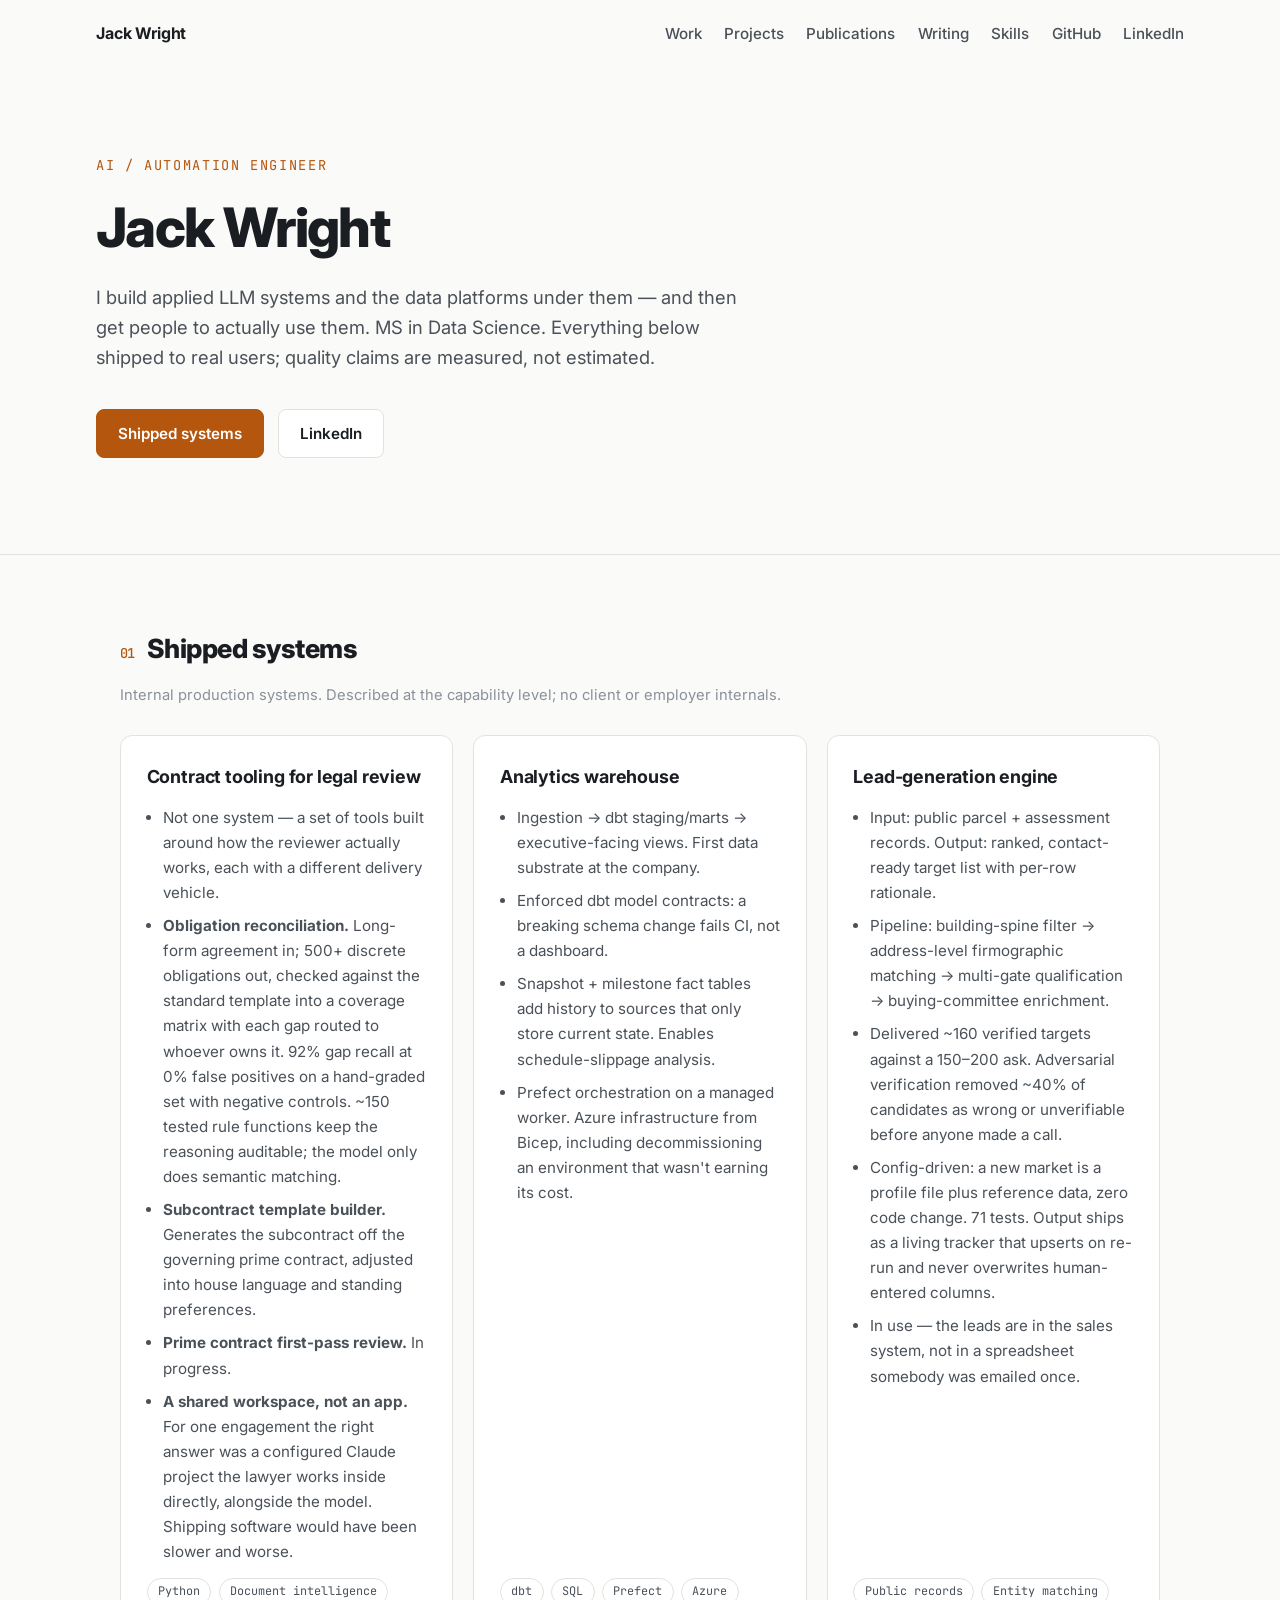
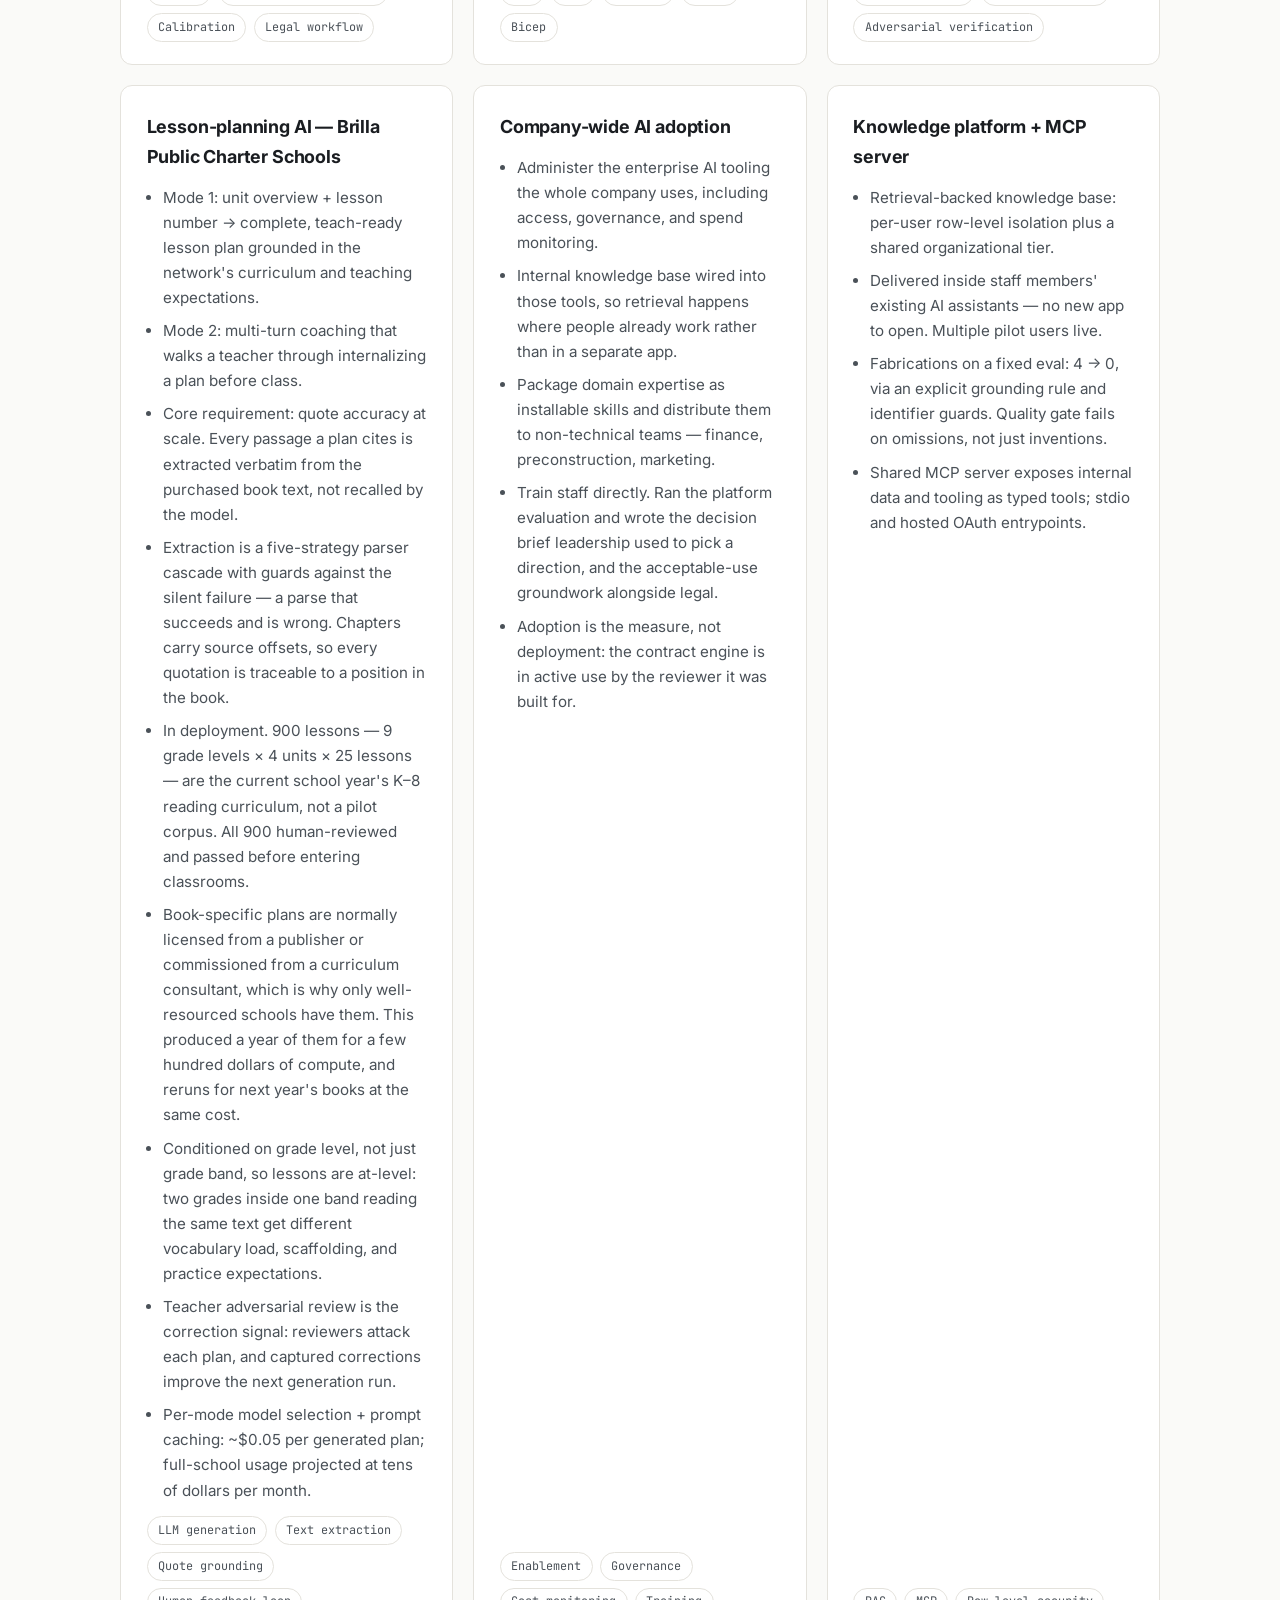
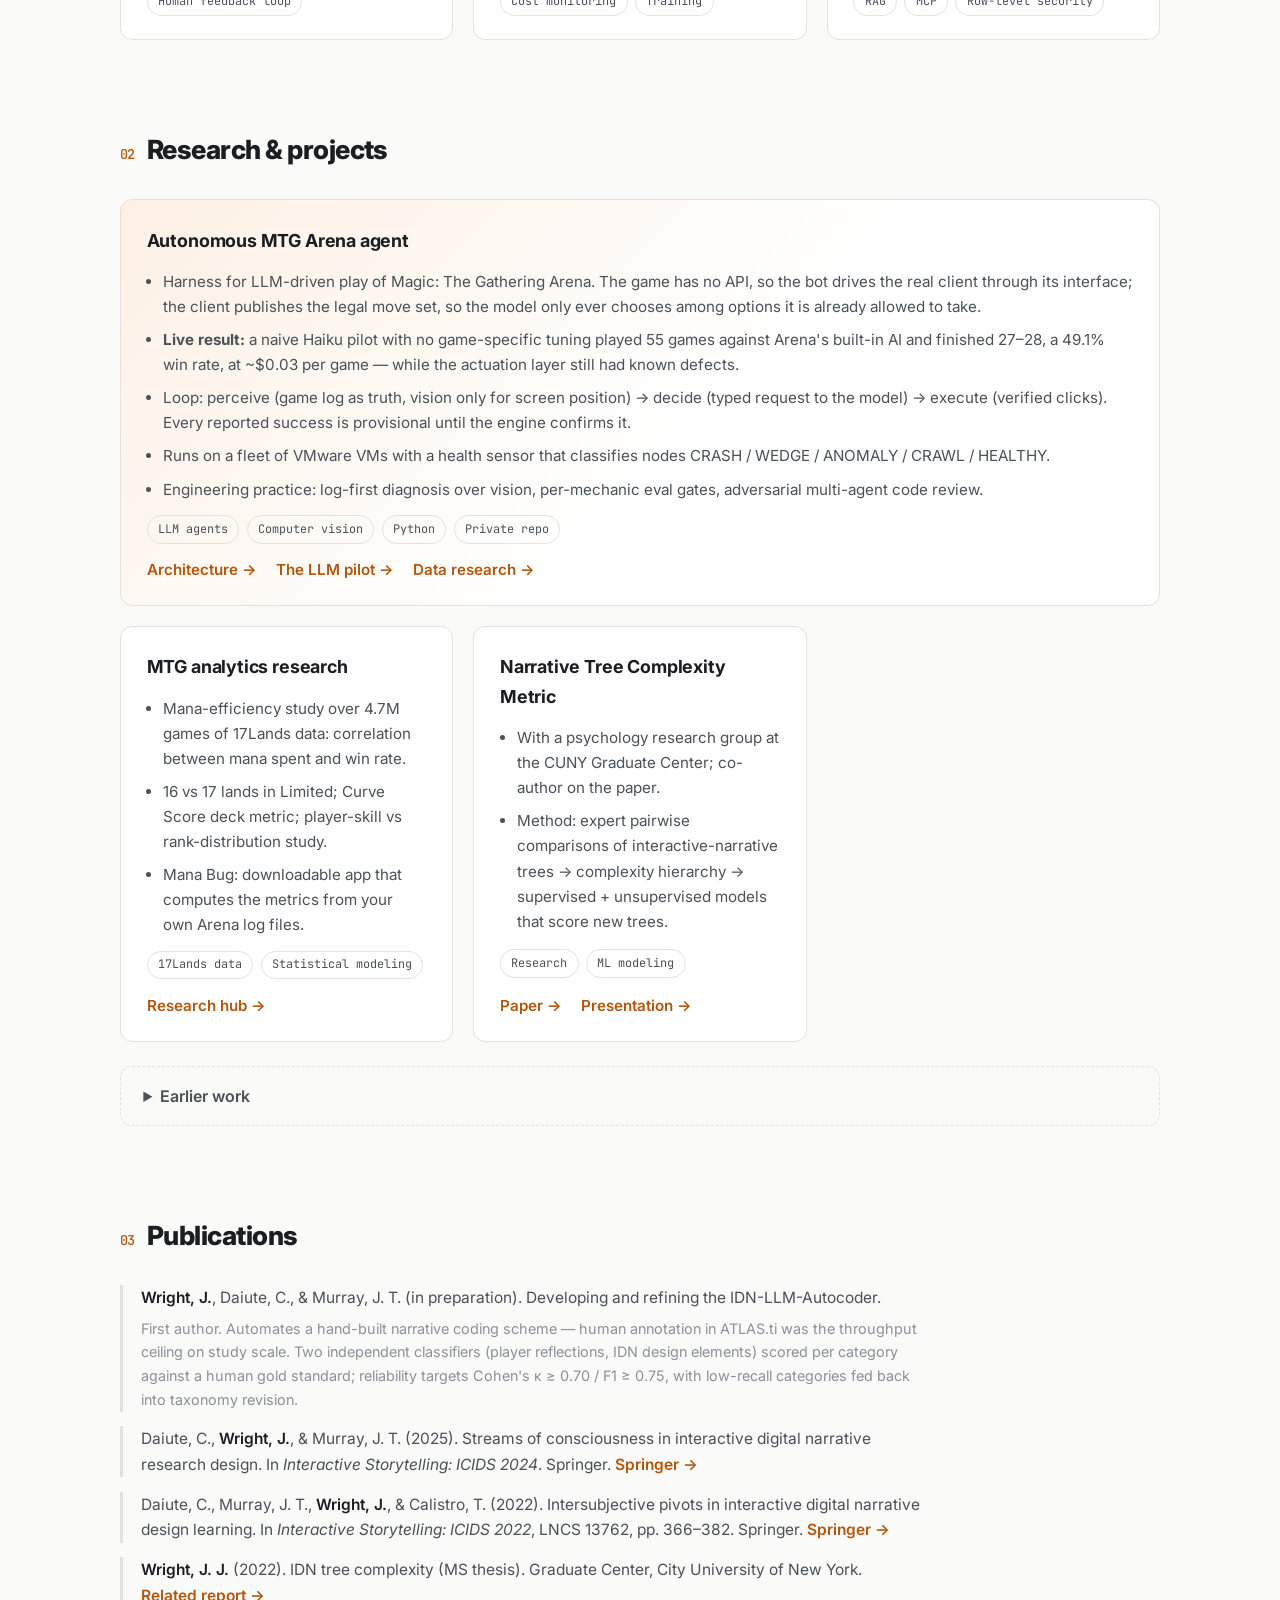
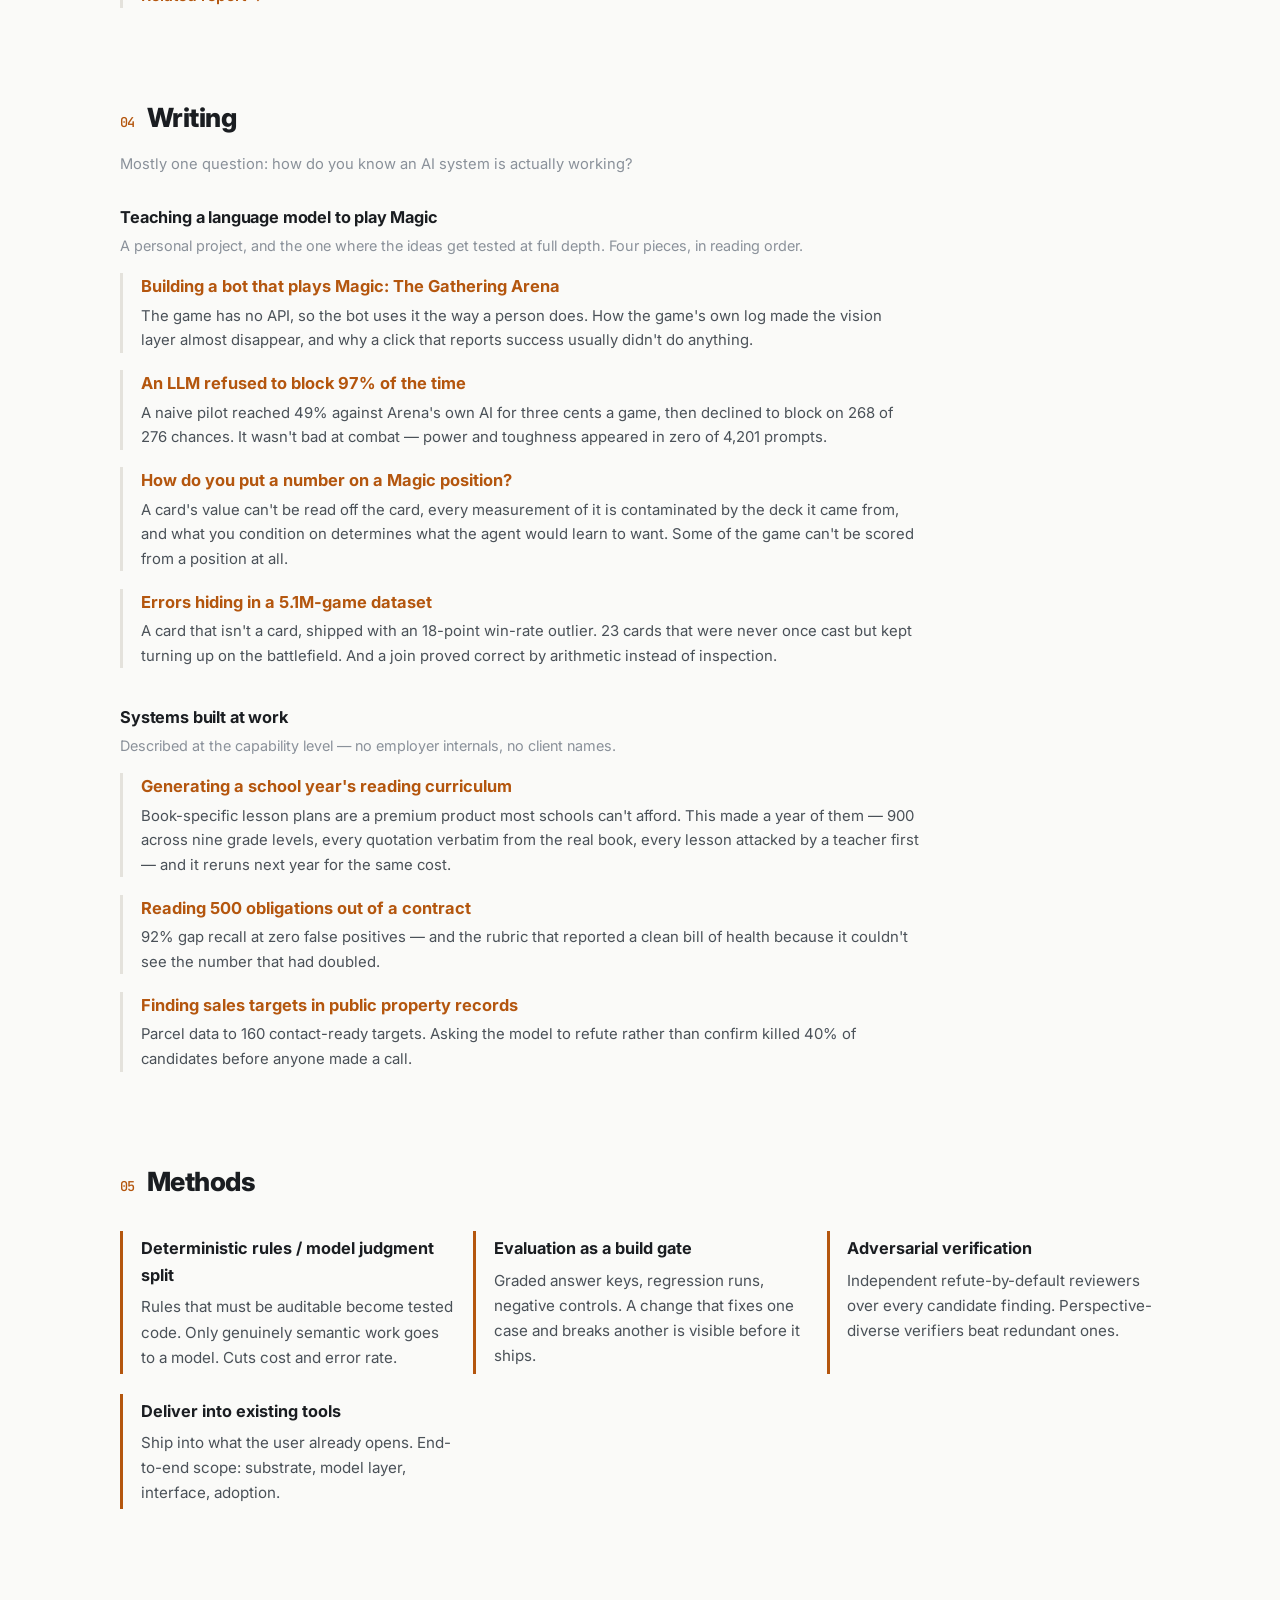
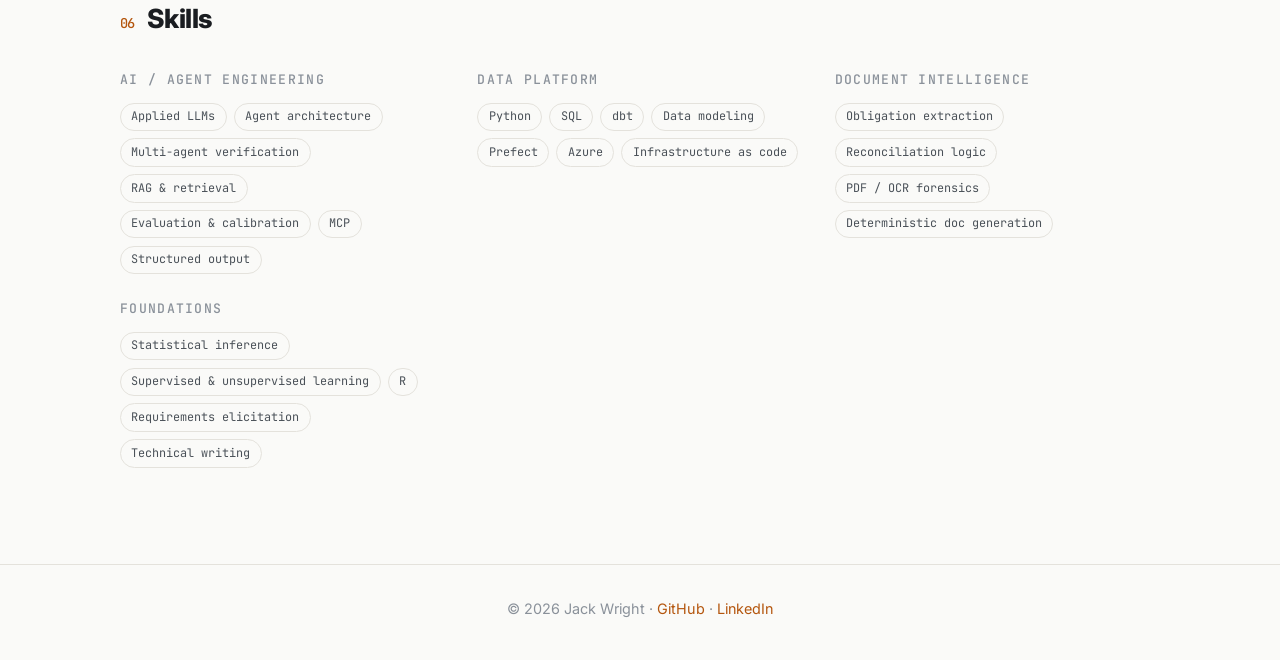
<file: index.html>
<!DOCTYPE html>
<html lang="en">
<head>
    <meta charset="UTF-8">
    <meta name="viewport" content="width=device-width, initial-scale=1.0">
    <title>Jack Wright — AI / Automation Engineer</title>
    <meta name="description" content="Jack Wright. AI/automation engineer. Data platforms (dbt, Prefect, Azure), applied LLM systems, document intelligence, autonomous agents. Shipped systems with measured results.">
    <meta property="og:title" content="Jack Wright — AI / Automation Engineer">
    <meta property="og:description" content="Data platforms, applied LLM systems, document intelligence, autonomous agents. Shipped systems with measured results.">
    <meta property="og:type" content="website">
    <meta property="og:url" content="https://jackjosephwright.github.io/">
    <meta name="twitter:card" content="summary">
    <link rel="icon" href="data:image/svg+xml,%3Csvg xmlns='http://www.w3.org/2000/svg' viewBox='0 0 100 100'%3E%3Crect width='100' height='100' rx='18' fill='%23b4560e'/%3E%3Ctext x='50' y='68' font-size='52' font-family='Georgia,serif' font-weight='bold' fill='white' text-anchor='middle'%3EJW%3C/text%3E%3C/svg%3E">
    <link rel="preconnect" href="https://fonts.googleapis.com">
    <link rel="preconnect" href="https://fonts.gstatic.com" crossorigin>
    <link href="https://fonts.googleapis.com/css2?family=Inter:wght@400;500;600;700;800&family=JetBrains+Mono:wght@400;500&display=swap" rel="stylesheet">
    <link rel="stylesheet" href="styles.css">
</head>
<body>
    <header class="site-header">
        <nav class="nav">
            <span class="nav-name">Jack Wright</span>
            <div class="nav-links">
                <a href="#work">Work</a>
                <a href="#projects">Projects</a>
                <a href="#publications">Publications</a>
                <a href="#writing">Writing</a>
                <a href="#skills">Skills</a>
                <a href="https://github.com/JackJosephWright" target="_blank" rel="noopener">GitHub</a>
                <a href="https://www.linkedin.com/in/jack-wright-97b9b61b7/" target="_blank" rel="noopener">LinkedIn</a>
            </div>
        </nav>
        <div class="hero">
            <p class="hero-kicker">AI / Automation Engineer</p>
            <h1>Jack Wright</h1>
            <p class="hero-sub">
                I build applied LLM systems and the data platforms under them — and then
                get people to actually use them. MS in Data Science. Everything below
                shipped to real users; quality claims are measured, not estimated.
            </p>
            <div class="hero-actions">
                <a class="btn btn-primary" href="#work">Shipped systems</a>
                <a class="btn" href="https://www.linkedin.com/in/jack-wright-97b9b61b7/" target="_blank" rel="noopener">LinkedIn</a>
            </div>
        </div>
    </header>

    <main>
        <section id="work" class="section">
            <h2><span class="section-num">01</span> Shipped systems</h2>
            <p class="section-note">Internal production systems. Described at the capability level; no client or employer internals.</p>
            <div class="card-grid">
                <article class="card">
                    <h3>Contract tooling for legal review</h3>
                    <ul>
                        <li>Not one system — a set of tools built around how the reviewer actually works, each with a different delivery vehicle.</li>
                        <li><strong>Obligation reconciliation.</strong> Long-form agreement in; 500+ discrete obligations out, checked against the standard template into a coverage matrix with each gap routed to whoever owns it. 92% gap recall at 0% false positives on a hand-graded set with negative controls. ~150 tested rule functions keep the reasoning auditable; the model only does semantic matching.</li>
                        <li><strong>Subcontract template builder.</strong> Generates the subcontract off the governing prime contract, adjusted into house language and standing preferences.</li>
                        <li><strong>Prime contract first-pass review.</strong> In progress.</li>
                        <li><strong>A shared workspace, not an app.</strong> For one engagement the right answer was a configured Claude project the lawyer works inside directly, alongside the model. Shipping software would have been slower and worse.</li>
                    </ul>
                    <ul class="tags"><li>Python</li><li>Document intelligence</li><li>Calibration</li><li>Legal workflow</li></ul>
                </article>
                <article class="card">
                    <h3>Analytics warehouse</h3>
                    <ul>
                        <li>Ingestion → dbt staging/marts → executive-facing views. First data substrate at the company.</li>
                        <li>Enforced dbt model contracts: a breaking schema change fails CI, not a dashboard.</li>
                        <li>Snapshot + milestone fact tables add history to sources that only store current state. Enables schedule-slippage analysis.</li>
                        <li>Prefect orchestration on a managed worker. Azure infrastructure from Bicep, including decommissioning an environment that wasn't earning its cost.</li>
                    </ul>
                    <ul class="tags"><li>dbt</li><li>SQL</li><li>Prefect</li><li>Azure</li><li>Bicep</li></ul>
                </article>
                <article class="card">
                    <h3>Lead-generation engine</h3>
                    <ul>
                        <li>Input: public parcel + assessment records. Output: ranked, contact-ready target list with per-row rationale.</li>
                        <li>Pipeline: building-spine filter → address-level firmographic matching → multi-gate qualification → buying-committee enrichment.</li>
                        <li>Delivered ~160 verified targets against a 150–200 ask. Adversarial verification removed ~40% of candidates as wrong or unverifiable before anyone made a call.</li>
                        <li>Config-driven: a new market is a profile file plus reference data, zero code change. 71 tests. Output ships as a living tracker that upserts on re-run and never overwrites human-entered columns.</li>
                        <li>In use — the leads are in the sales system, not in a spreadsheet somebody was emailed once.</li>
                    </ul>
                    <ul class="tags"><li>Public records</li><li>Entity matching</li><li>Adversarial verification</li></ul>
                </article>
                <article class="card">
                    <h3>Lesson-planning AI — Brilla Public Charter Schools</h3>
                    <ul>
                        <li>Mode 1: unit overview + lesson number → complete, teach-ready lesson plan grounded in the network's curriculum and teaching expectations.</li>
                        <li>Mode 2: multi-turn coaching that walks a teacher through internalizing a plan before class.</li>
                        <li>Core requirement: quote accuracy at scale. Every passage a plan cites is extracted verbatim from the purchased book text, not recalled by the model.</li>
                        <li>Extraction is a five-strategy parser cascade with guards against the silent failure — a parse that succeeds and is wrong. Chapters carry source offsets, so every quotation is traceable to a position in the book.</li>
                        <li>In deployment. 900 lessons — 9 grade levels × 4 units × 25 lessons — are the current school year's K–8 reading curriculum, not a pilot corpus. All 900 human-reviewed and passed before entering classrooms.</li>
                        <li>Book-specific plans are normally licensed from a publisher or commissioned from a curriculum consultant, which is why only well-resourced schools have them. This produced a year of them for a few hundred dollars of compute, and reruns for next year's books at the same cost.</li>
                        <li>Conditioned on grade level, not just grade band, so lessons are at-level: two grades inside one band reading the same text get different vocabulary load, scaffolding, and practice expectations.</li>
                        <li>Teacher adversarial review is the correction signal: reviewers attack each plan, and captured corrections improve the next generation run.</li>
                        <li>Per-mode model selection + prompt caching: ~$0.05 per generated plan; full-school usage projected at tens of dollars per month.</li>
                    </ul>
                    <ul class="tags"><li>LLM generation</li><li>Text extraction</li><li>Quote grounding</li><li>Human feedback loop</li></ul>
                </article>
                <article class="card">
                    <h3>Company-wide AI adoption</h3>
                    <ul>
                        <li>Administer the enterprise AI tooling the whole company uses, including access, governance, and spend monitoring.</li>
                        <li>Internal knowledge base wired into those tools, so retrieval happens where people already work rather than in a separate app.</li>
                        <li>Package domain expertise as installable skills and distribute them to non-technical teams — finance, preconstruction, marketing.</li>
                        <li>Train staff directly. Ran the platform evaluation and wrote the decision brief leadership used to pick a direction, and the acceptable-use groundwork alongside legal.</li>
                        <li>Adoption is the measure, not deployment: the contract engine is in active use by the reviewer it was built for.</li>
                    </ul>
                    <ul class="tags"><li>Enablement</li><li>Governance</li><li>Cost monitoring</li><li>Training</li></ul>
                </article>
                <article class="card">
                    <h3>Knowledge platform + MCP server</h3>
                    <ul>
                        <li>Retrieval-backed knowledge base: per-user row-level isolation plus a shared organizational tier.</li>
                        <li>Delivered inside staff members' existing AI assistants — no new app to open. Multiple pilot users live.</li>
                        <li>Fabrications on a fixed eval: 4 → 0, via an explicit grounding rule and identifier guards. Quality gate fails on omissions, not just inventions.</li>
                        <li>Shared MCP server exposes internal data and tooling as typed tools; stdio and hosted OAuth entrypoints.</li>
                    </ul>
                    <ul class="tags"><li>RAG</li><li>MCP</li><li>Row-level security</li></ul>
                </article>
            </div>
        </section>

        <section id="projects" class="section">
            <h2><span class="section-num">02</span> Research &amp; projects</h2>
            <div class="card-grid">
                <article class="card card-featured">
                    <h3>Autonomous MTG Arena agent</h3>
                    <ul>
                        <li>Harness for LLM-driven play of Magic: The Gathering Arena. The game has no API, so the bot drives the real client through its interface; the client publishes the legal move set, so the model only ever chooses among options it is already allowed to take.</li>
                        <li><strong>Live result:</strong> a naive Haiku pilot with no game-specific tuning played 55 games against Arena's built-in AI and finished 27–28, a 49.1% win rate, at ~$0.03 per game — while the actuation layer still had known defects.</li>
                        <li>Loop: perceive (game log as truth, vision only for screen position) → decide (typed request to the model) → execute (verified clicks). Every reported success is provisional until the engine confirms it.</li>
                        <li>Runs on a fleet of VMware VMs with a health sensor that classifies nodes CRASH / WEDGE / ANOMALY / CRAWL / HEALTHY.</li>
                        <li>Engineering practice: log-first diagnosis over vision, per-mechanic eval gates, adversarial multi-agent code review.</li>
                    </ul>
                    <ul class="tags"><li>LLM agents</li><li>Computer vision</li><li>Python</li><li>Private repo</li></ul>
                    <p class="card-links">
                        <a href="writing/mtga-agent.html">Architecture →</a>
                        <a href="writing/brain.html">The LLM pilot →</a>
                        <a href="writing/win-prob.html">Data research →</a>
                    </p>
                </article>
                <article class="card">
                    <h3>MTG analytics research</h3>
                    <ul>
                        <li>Mana-efficiency study over 4.7M games of 17Lands data: correlation between mana spent and win rate.</li>
                        <li>16 vs 17 lands in Limited; Curve Score deck metric; player-skill vs rank-distribution study.</li>
                        <li>Mana Bug: downloadable app that computes the metrics from your own Arena log files.</li>
                    </ul>
                    <ul class="tags"><li>17Lands data</li><li>Statistical modeling</li></ul>
                    <p class="card-links"><a href="https://jackjosephwright.github.io/mtg_main_page/" target="_blank" rel="noopener">Research hub →</a></p>
                </article>
                <article class="card">
                    <h3>Narrative Tree Complexity Metric</h3>
                    <ul>
                        <li>With a psychology research group at the CUNY Graduate Center; co-author on the paper.</li>
                        <li>Method: expert pairwise comparisons of interactive-narrative trees → complexity hierarchy → supervised + unsupervised models that score new trees.</li>
                    </ul>
                    <ul class="tags"><li>Research</li><li>ML modeling</li></ul>
                    <p class="card-links">
                        <a href="https://rpubs.com/JackJWright/902090" target="_blank" rel="noopener">Paper →</a>
                        <a href="https://vimeo.com/706364815/0112a4ac2b" target="_blank" rel="noopener">Presentation →</a>
                    </p>
                </article>
            </div>
            <details class="earlier">
                <summary>Earlier work</summary>
                <ul>
                    <li><a href="https://jwrightzz123.shinyapps.io/regression_decision_tree/" target="_blank" rel="noopener">Linear regression tool</a> — Shiny app: upload a dataset, step through multiple/logistic regression.</li>
                    <li><a href="https://jackjosephwright.github.io/qb_markov.github.io/" target="_blank" rel="noopener">NFL quarterback performance</a> — Markov-chain simulation of career expected points added.</li>
                    <li><a href="https://jackjosephwright.github.io/google_gstore_site/" target="_blank" rel="noopener">Google Gstore revenue prediction</a> — Kaggle team project; technical writing sample.</li>
                    <li><a href="https://colab.research.google.com/drive/1neNd_mLNR8YD1fWQYkFfFXHmzvEbHQxm?usp=sharing" target="_blank" rel="noopener">Audio downsampling</a> — sample-rate standardization to fix phasing in a Hammond B-3 virtual instrument.</li>
                </ul>
            </details>
        </section>

        <section id="publications" class="section">
            <h2><span class="section-num">03</span> Publications</h2>
            <ul class="pubs">
                <li>
                    <strong>Wright, J.</strong>, Daiute, C., &amp; Murray, J. T. (in preparation).
                    Developing and refining the IDN-LLM-Autocoder.
                    <span class="pub-note">First author. Automates a hand-built narrative
                    coding scheme — human annotation in ATLAS.ti was the throughput ceiling
                    on study scale. Two independent classifiers (player reflections, IDN
                    design elements) scored per category against a human gold standard;
                    reliability targets Cohen's κ ≥ 0.70 / F1 ≥ 0.75, with low-recall
                    categories fed back into taxonomy revision.</span>
                </li>
                <li>
                    Daiute, C., <strong>Wright, J.</strong>, &amp; Murray, J. T. (2025).
                    Streams of consciousness in interactive digital narrative research design.
                    In <em>Interactive Storytelling: ICIDS 2024</em>. Springer.
                    <a href="https://link.springer.com/chapter/10.1007/978-3-031-78453-8_1" target="_blank" rel="noopener">Springer →</a>
                </li>
                <li>
                    Daiute, C., Murray, J. T., <strong>Wright, J.</strong>, &amp; Calistro, T. (2022).
                    Intersubjective pivots in interactive digital narrative design learning.
                    In <em>Interactive Storytelling: ICIDS 2022</em>, LNCS 13762, pp. 366–382. Springer.
                    <a href="https://link.springer.com/chapter/10.1007/978-3-031-22298-6_22" target="_blank" rel="noopener">Springer →</a>
                </li>
                <li>
                    <strong>Wright, J. J.</strong> (2022).
                    IDN tree complexity (MS thesis). Graduate Center, City University of New York.
                    <a href="https://rpubs.com/JackJWright/902090" target="_blank" rel="noopener">Related report →</a>
                </li>
            </ul>
        </section>

        <section id="writing" class="section">
            <h2><span class="section-num">04</span> Writing</h2>
            <p class="section-note">Mostly one question: how do you know an AI system is actually working?</p>

            <h3 class="writing-group">Teaching a language model to play Magic</h3>
            <p class="writing-group-note">A personal project, and the one where the ideas get tested at full depth. Four pieces, in reading order.</p>
            <ul class="writing-list">
                <li>
                    <a href="writing/mtga-agent.html">Building a bot that plays Magic: The Gathering Arena</a>
                    <p>The game has no API, so the bot uses it the way a person does. How the game's own log made the vision layer almost disappear, and why a click that reports success usually didn't do anything.</p>
                </li>
                <li>
                    <a href="writing/brain.html">An LLM refused to block 97% of the time</a>
                    <p>A naive pilot reached 49% against Arena's own AI for three cents a game, then declined to block on 268 of 276 chances. It wasn't bad at combat — power and toughness appeared in zero of 4,201 prompts.</p>
                </li>
                <li>
                    <a href="writing/win-prob.html">How do you put a number on a Magic position?</a>
                    <p>A card's value can't be read off the card, every measurement of it is contaminated by the deck it came from, and what you condition on determines what the agent would learn to want. Some of the game can't be scored from a position at all.</p>
                </li>
                <li>
                    <a href="writing/dataset-validation.html">Errors hiding in a 5.1M-game dataset</a>
                    <p>A card that isn't a card, shipped with an 18-point win-rate outlier. 23 cards that were never once cast but kept turning up on the battlefield. And a join proved correct by arithmetic instead of inspection.</p>
                </li>
            </ul>

            <h3 class="writing-group">Systems built at work</h3>
            <p class="writing-group-note">Described at the capability level — no employer internals, no client names.</p>
            <ul class="writing-list">
                <li>
                    <a href="writing/lesson-plan-generator.html">Generating a school year's reading curriculum</a>
                    <p>Book-specific lesson plans are a premium product most schools can't afford. This made a year of them — 900 across nine grade levels, every quotation verbatim from the real book, every lesson attacked by a teacher first — and it reruns next year for the same cost.</p>
                </li>
                <li>
                    <a href="writing/contract-reconciliation-engine.html">Reading 500 obligations out of a contract</a>
                    <p>92% gap recall at zero false positives — and the rubric that reported a clean bill of health because it couldn't see the number that had doubled.</p>
                </li>
                <li>
                    <a href="writing/lead-generation-engine.html">Finding sales targets in public property records</a>
                    <p>Parcel data to 160 contact-ready targets. Asking the model to refute rather than confirm killed 40% of candidates before anyone made a call.</p>
                </li>
            </ul>
        </section>

        <section id="how" class="section">
            <h2><span class="section-num">05</span> Methods</h2>
            <div class="principles">
                <div class="principle">
                    <h3>Deterministic rules / model judgment split</h3>
                    <p>Rules that must be auditable become tested code. Only genuinely semantic work goes to a model. Cuts cost and error rate.</p>
                </div>
                <div class="principle">
                    <h3>Evaluation as a build gate</h3>
                    <p>Graded answer keys, regression runs, negative controls. A change that fixes one case and breaks another is visible before it ships.</p>
                </div>
                <div class="principle">
                    <h3>Adversarial verification</h3>
                    <p>Independent refute-by-default reviewers over every candidate finding. Perspective-diverse verifiers beat redundant ones.</p>
                </div>
                <div class="principle">
                    <h3>Deliver into existing tools</h3>
                    <p>Ship into what the user already opens. End-to-end scope: substrate, model layer, interface, adoption.</p>
                </div>
            </div>
        </section>

        <section id="skills" class="section">
            <h2><span class="section-num">06</span> Skills</h2>
            <div class="skill-groups">
                <div class="skill-group">
                    <h3>AI / agent engineering</h3>
                    <ul class="tags"><li>Applied LLMs</li><li>Agent architecture</li><li>Multi-agent verification</li><li>RAG &amp; retrieval</li><li>Evaluation &amp; calibration</li><li>MCP</li><li>Structured output</li></ul>
                </div>
                <div class="skill-group">
                    <h3>Data platform</h3>
                    <ul class="tags"><li>Python</li><li>SQL</li><li>dbt</li><li>Data modeling</li><li>Prefect</li><li>Azure</li><li>Infrastructure as code</li></ul>
                </div>
                <div class="skill-group">
                    <h3>Document intelligence</h3>
                    <ul class="tags"><li>Obligation extraction</li><li>Reconciliation logic</li><li>PDF / OCR forensics</li><li>Deterministic doc generation</li></ul>
                </div>
                <div class="skill-group">
                    <h3>Foundations</h3>
                    <ul class="tags"><li>Statistical inference</li><li>Supervised &amp; unsupervised learning</li><li>R</li><li>Requirements elicitation</li><li>Technical writing</li></ul>
                </div>
            </div>
        </section>
    </main>

    <footer class="site-footer">
        <p>© 2026 Jack Wright ·
            <a href="https://github.com/JackJosephWright" target="_blank" rel="noopener">GitHub</a> ·
            <a href="https://www.linkedin.com/in/jack-wright-97b9b61b7/" target="_blank" rel="noopener">LinkedIn</a>
        </p>
    </footer>
</body>
</html>
</file>
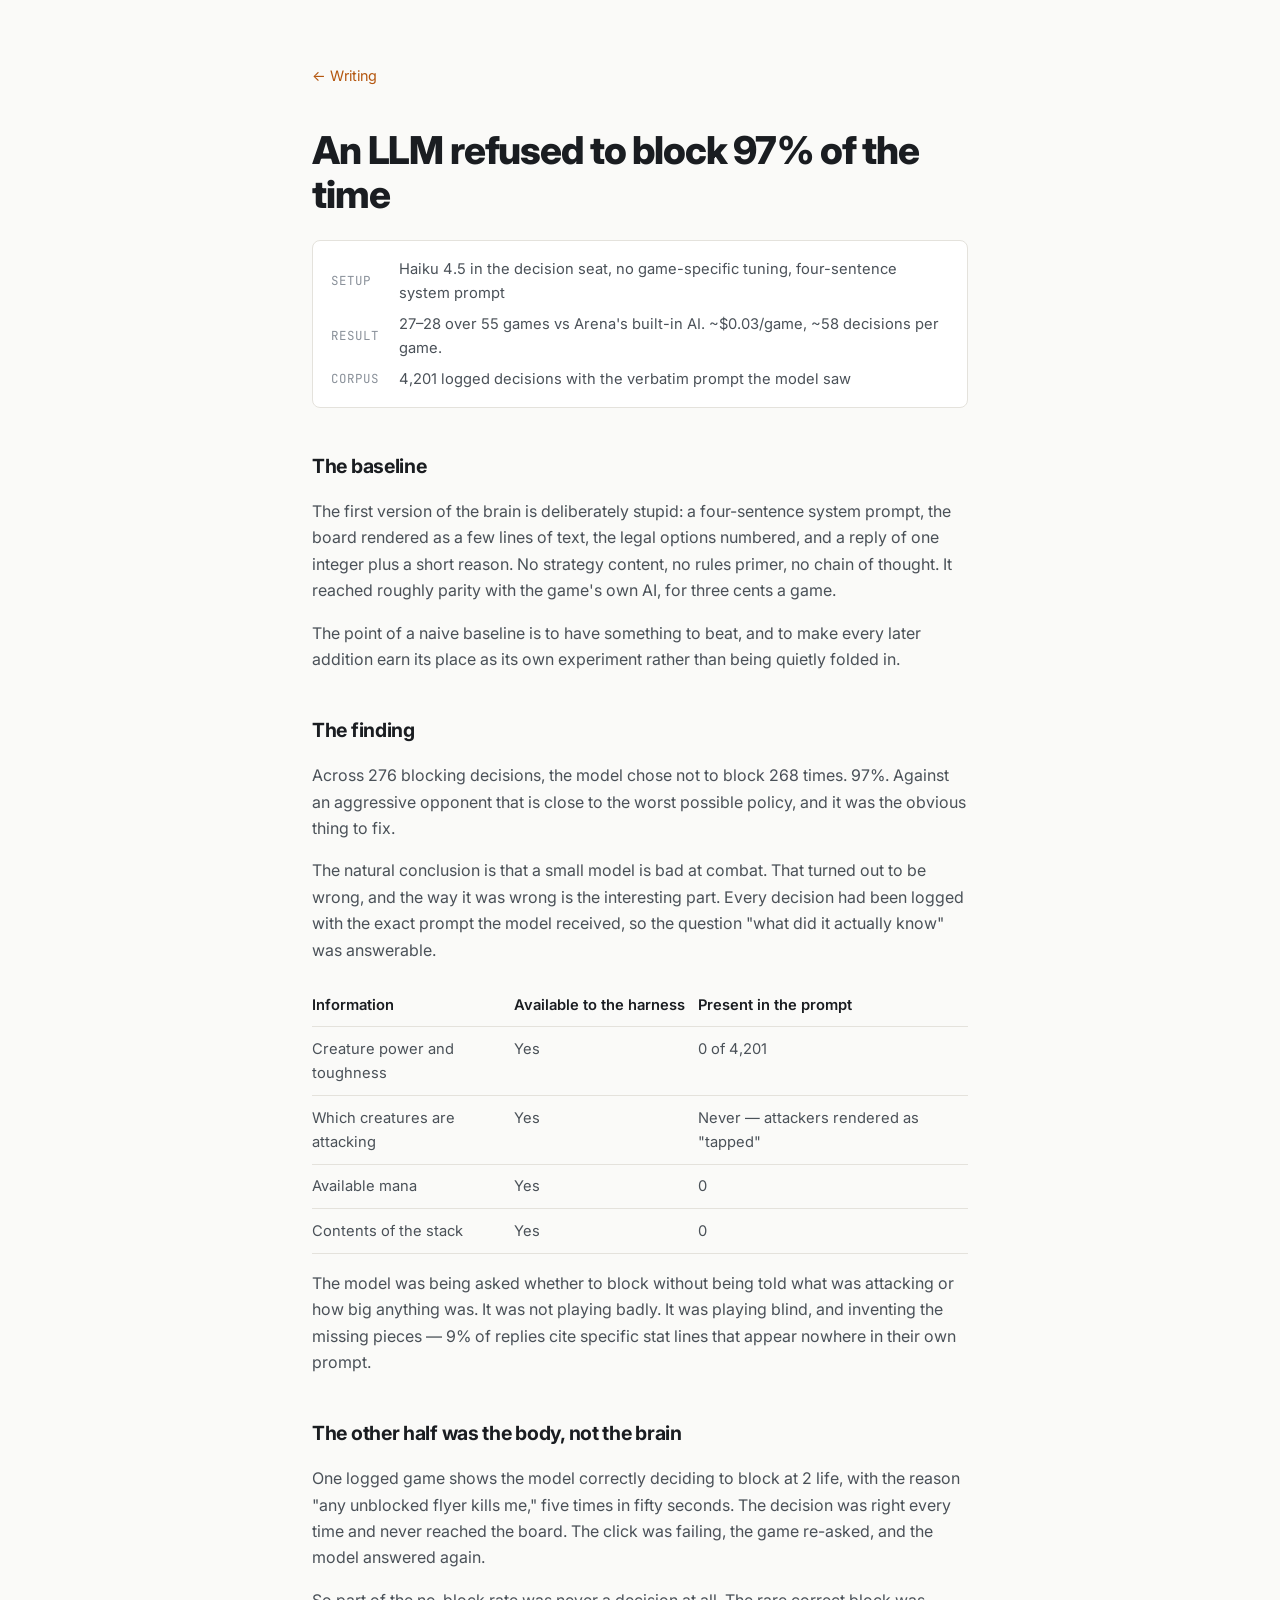
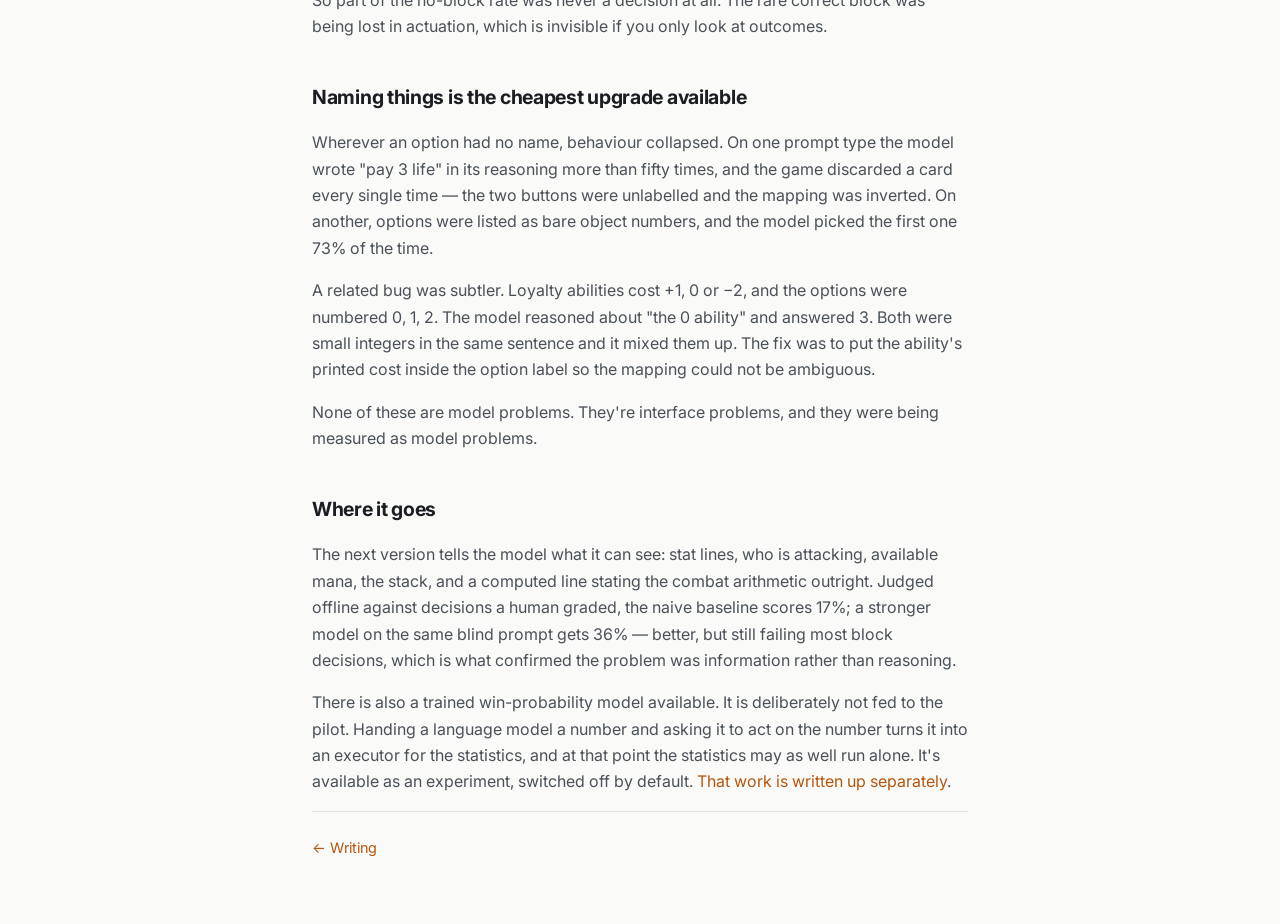
<file: writing/brain.html>
<!DOCTYPE html>
<html lang="en">
<head>
    <meta charset="UTF-8">
    <meta name="viewport" content="width=device-width, initial-scale=1.0">
    <title>An LLM refused to block 97% of the time — Jack Wright</title>
    <meta name="description" content="A naive LLM pilot reached 49% against Arena's bot but almost never blocked. The cause was not judgment.">
    <meta property="og:title" content="An LLM refused to block 97% of the time">
    <meta property="og:description" content="A naive LLM pilot reached 49% against Arena's bot but almost never blocked. The cause was not judgment.">
    <meta property="og:type" content="article">
    <meta name="twitter:card" content="summary">
    <link rel="icon" href="data:image/svg+xml,%3Csvg xmlns='http://www.w3.org/2000/svg' viewBox='0 0 100 100'%3E%3Crect width='100' height='100' rx='18' fill='%23b4560e'/%3E%3Ctext x='50' y='68' font-size='52' font-family='Georgia,serif' font-weight='bold' fill='white' text-anchor='middle'%3EJW%3C/text%3E%3C/svg%3E">
    <link rel="preconnect" href="https://fonts.googleapis.com">
    <link rel="preconnect" href="https://fonts.gstatic.com" crossorigin>
    <link href="https://fonts.googleapis.com/css2?family=Inter:wght@400;500;600;700;800&family=JetBrains+Mono:wght@400;500&display=swap" rel="stylesheet">
    <link rel="stylesheet" href="../styles.css">
</head>
<body>
    <article class="post">
        <p class="post-back"><a href="../index.html#writing">← Writing</a></p>
        <h1>An LLM refused to block 97% of the time</h1>

        <dl class="spec">
            <dt>Setup</dt><dd>Haiku 4.5 in the decision seat, no game-specific tuning, four-sentence system prompt</dd>
            <dt>Result</dt><dd>27–28 over 55 games vs Arena's built-in AI. ~$0.03/game, ~58 decisions per game.</dd>
            <dt>Corpus</dt><dd>4,201 logged decisions with the verbatim prompt the model saw</dd>
        </dl>

        <h2>The baseline</h2>
        <p>
            The first version of the brain is deliberately stupid: a four-sentence system
            prompt, the board rendered as a few lines of text, the legal options numbered,
            and a reply of one integer plus a short reason. No strategy content, no rules
            primer, no chain of thought. It reached roughly parity with the game's own AI,
            for three cents a game.
        </p>
        <p>
            The point of a naive baseline is to have something to beat, and to make every
            later addition earn its place as its own experiment rather than being quietly
            folded in.
        </p>

        <h2>The finding</h2>
        <p>
            Across 276 blocking decisions, the model chose not to block 268 times. 97%.
            Against an aggressive opponent that is close to the worst possible policy, and
            it was the obvious thing to fix.
        </p>
        <p>
            The natural conclusion is that a small model is bad at combat. That turned out
            to be wrong, and the way it was wrong is the interesting part. Every decision
            had been logged with the exact prompt the model received, so the question
            "what did it actually know" was answerable.
        </p>
        <table>
            <tr><th>Information</th><th>Available to the harness</th><th>Present in the prompt</th></tr>
            <tr><td>Creature power and toughness</td><td>Yes</td><td>0 of 4,201</td></tr>
            <tr><td>Which creatures are attacking</td><td>Yes</td><td>Never — attackers rendered as "tapped"</td></tr>
            <tr><td>Available mana</td><td>Yes</td><td>0</td></tr>
            <tr><td>Contents of the stack</td><td>Yes</td><td>0</td></tr>
        </table>
        <p>
            The model was being asked whether to block without being told what was
            attacking or how big anything was. It was not playing badly. It was playing
            blind, and inventing the missing pieces — 9% of replies cite specific stat
            lines that appear nowhere in their own prompt.
        </p>

        <h2>The other half was the body, not the brain</h2>
        <p>
            One logged game shows the model correctly deciding to block at 2 life, with the
            reason "any unblocked flyer kills me," five times in fifty seconds. The decision
            was right every time and never reached the board. The click was failing, the
            game re-asked, and the model answered again.
        </p>
        <p>
            So part of the no-block rate was never a decision at all. The rare correct block
            was being lost in actuation, which is invisible if you only look at outcomes.
        </p>

        <h2>Naming things is the cheapest upgrade available</h2>
        <p>
            Wherever an option had no name, behaviour collapsed. On one prompt type the
            model wrote "pay 3 life" in its reasoning more than fifty times, and the game
            discarded a card every single time — the two buttons were unlabelled and the
            mapping was inverted. On another, options were listed as bare object numbers,
            and the model picked the first one 73% of the time.
        </p>
        <p>
            A related bug was subtler. Loyalty abilities cost +1, 0 or −2, and the options
            were numbered 0, 1, 2. The model reasoned about "the 0 ability" and answered 3.
            Both were small integers in the same sentence and it mixed them up. The fix was
            to put the ability's printed cost inside the option label so the mapping could
            not be ambiguous.
        </p>
        <p>
            None of these are model problems. They're interface problems, and they were
            being measured as model problems.
        </p>

        <h2>Where it goes</h2>
        <p>
            The next version tells the model what it can see: stat lines, who is attacking,
            available mana, the stack, and a computed line stating the combat arithmetic
            outright. Judged offline against decisions a human graded, the naive baseline
            scores 17%; a stronger model on the same blind prompt gets 36% — better, but
            still failing most block decisions, which is what confirmed the problem was
            information rather than reasoning.
        </p>
        <p>
            There is also a trained win-probability model available. It is deliberately not
            fed to the pilot. Handing a language model a number and asking it to act on the
            number turns it into an executor for the statistics, and at that point the
            statistics may as well run alone. It's available as an experiment, switched off
            by default. <a href="win-prob.html">That work is written up separately</a>.
        </p>

        <p class="post-back post-back-end"><a href="../index.html#writing">← Writing</a></p>
    </article>
</body>
</html>
</file>
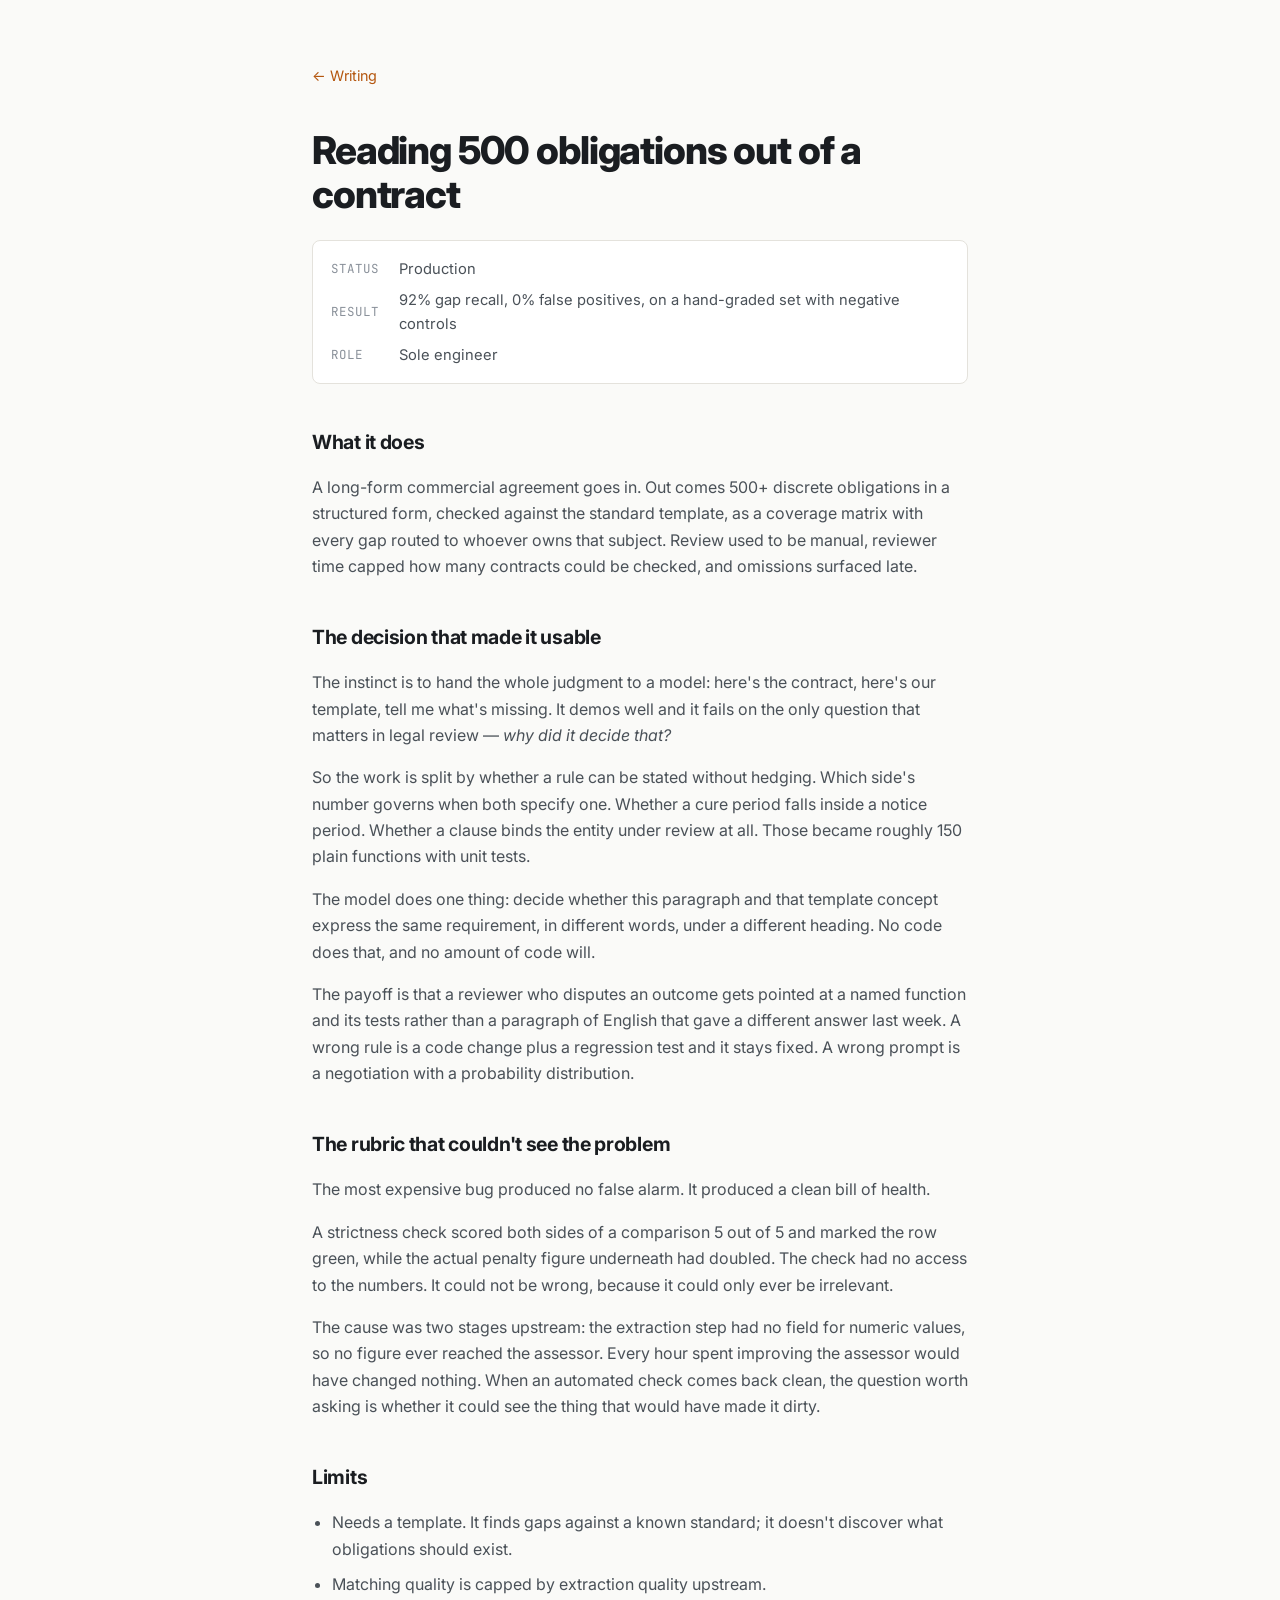
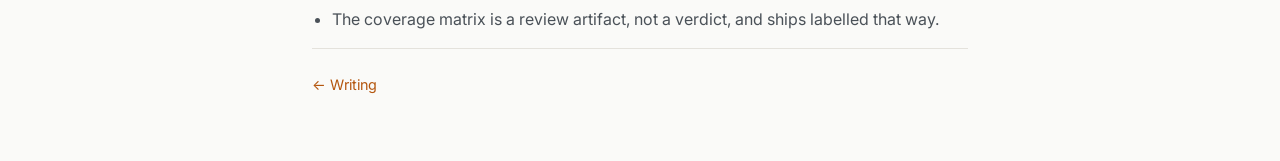
<file: writing/contract-reconciliation-engine.html>
<!DOCTYPE html>
<html lang="en">
<head>
    <meta charset="UTF-8">
    <meta name="viewport" content="width=device-width, initial-scale=1.0">
    <title>Reading 500 obligations out of a contract — Jack Wright</title>
    <meta name="description" content="A contract-review engine at 92% gap recall with zero false positives, and the architecture that let legal audit it.">
    <meta property="og:title" content="Reading 500 obligations out of a contract">
    <meta property="og:description" content="A contract-review engine at 92% gap recall with zero false positives, built so legal can audit the logic.">
    <meta property="og:type" content="article">
    <meta name="twitter:card" content="summary">
    <link rel="icon" href="data:image/svg+xml,%3Csvg xmlns='http://www.w3.org/2000/svg' viewBox='0 0 100 100'%3E%3Crect width='100' height='100' rx='18' fill='%23b4560e'/%3E%3Ctext x='50' y='68' font-size='52' font-family='Georgia,serif' font-weight='bold' fill='white' text-anchor='middle'%3EJW%3C/text%3E%3C/svg%3E">
    <link rel="preconnect" href="https://fonts.googleapis.com">
    <link rel="preconnect" href="https://fonts.gstatic.com" crossorigin>
    <link href="https://fonts.googleapis.com/css2?family=Inter:wght@400;500;600;700;800&family=JetBrains+Mono:wght@400;500&display=swap" rel="stylesheet">
    <link rel="stylesheet" href="../styles.css">
</head>
<body>
    <article class="post">
        <p class="post-back"><a href="../index.html#writing">← Writing</a></p>
        <h1>Reading 500 obligations out of a contract</h1>

        <dl class="spec">
            <dt>Status</dt><dd>Production</dd>
            <dt>Result</dt><dd>92% gap recall, 0% false positives, on a hand-graded set with negative controls</dd>
            <dt>Role</dt><dd>Sole engineer</dd>
        </dl>

        <h2>What it does</h2>
        <p>
            A long-form commercial agreement goes in. Out comes 500+ discrete obligations in
            a structured form, checked against the standard template, as a coverage matrix
            with every gap routed to whoever owns that subject. Review used to be manual,
            reviewer time capped how many contracts could be checked, and omissions surfaced
            late.
        </p>

        <h2>The decision that made it usable</h2>
        <p>
            The instinct is to hand the whole judgment to a model: here's the contract,
            here's our template, tell me what's missing. It demos well and it fails on the
            only question that matters in legal review — <em>why did it decide that?</em>
        </p>
        <p>
            So the work is split by whether a rule can be stated without hedging. Which
            side's number governs when both specify one. Whether a cure period falls inside
            a notice period. Whether a clause binds the entity under review at all. Those
            became roughly 150 plain functions with unit tests.
        </p>
        <p>
            The model does one thing: decide whether this paragraph and that template
            concept express the same requirement, in different words, under a different
            heading. No code does that, and no amount of code will.
        </p>
        <p>
            The payoff is that a reviewer who disputes an outcome gets pointed at a named
            function and its tests rather than a paragraph of English that gave a different
            answer last week. A wrong rule is a code change plus a regression test and it
            stays fixed. A wrong prompt is a negotiation with a probability distribution.
        </p>

        <h2>The rubric that couldn't see the problem</h2>
        <p>
            The most expensive bug produced no false alarm. It produced a clean bill of
            health.
        </p>
        <p>
            A strictness check scored both sides of a comparison 5 out of 5 and marked the
            row green, while the actual penalty figure underneath had doubled. The check had
            no access to the numbers. It could not be wrong, because it could only ever be
            irrelevant.
        </p>
        <p>
            The cause was two stages upstream: the extraction step had no field for numeric
            values, so no figure ever reached the assessor. Every hour spent improving the
            assessor would have changed nothing. When an automated check comes back clean,
            the question worth asking is whether it could see the thing that would have made
            it dirty.
        </p>

        <h2>Limits</h2>
        <ul>
            <li>Needs a template. It finds gaps against a known standard; it doesn't discover what obligations should exist.</li>
            <li>Matching quality is capped by extraction quality upstream.</li>
            <li>The coverage matrix is a review artifact, not a verdict, and ships labelled that way.</li>
        </ul>

        <p class="post-back post-back-end"><a href="../index.html#writing">← Writing</a></p>
    </article>
</body>
</html>
</file>
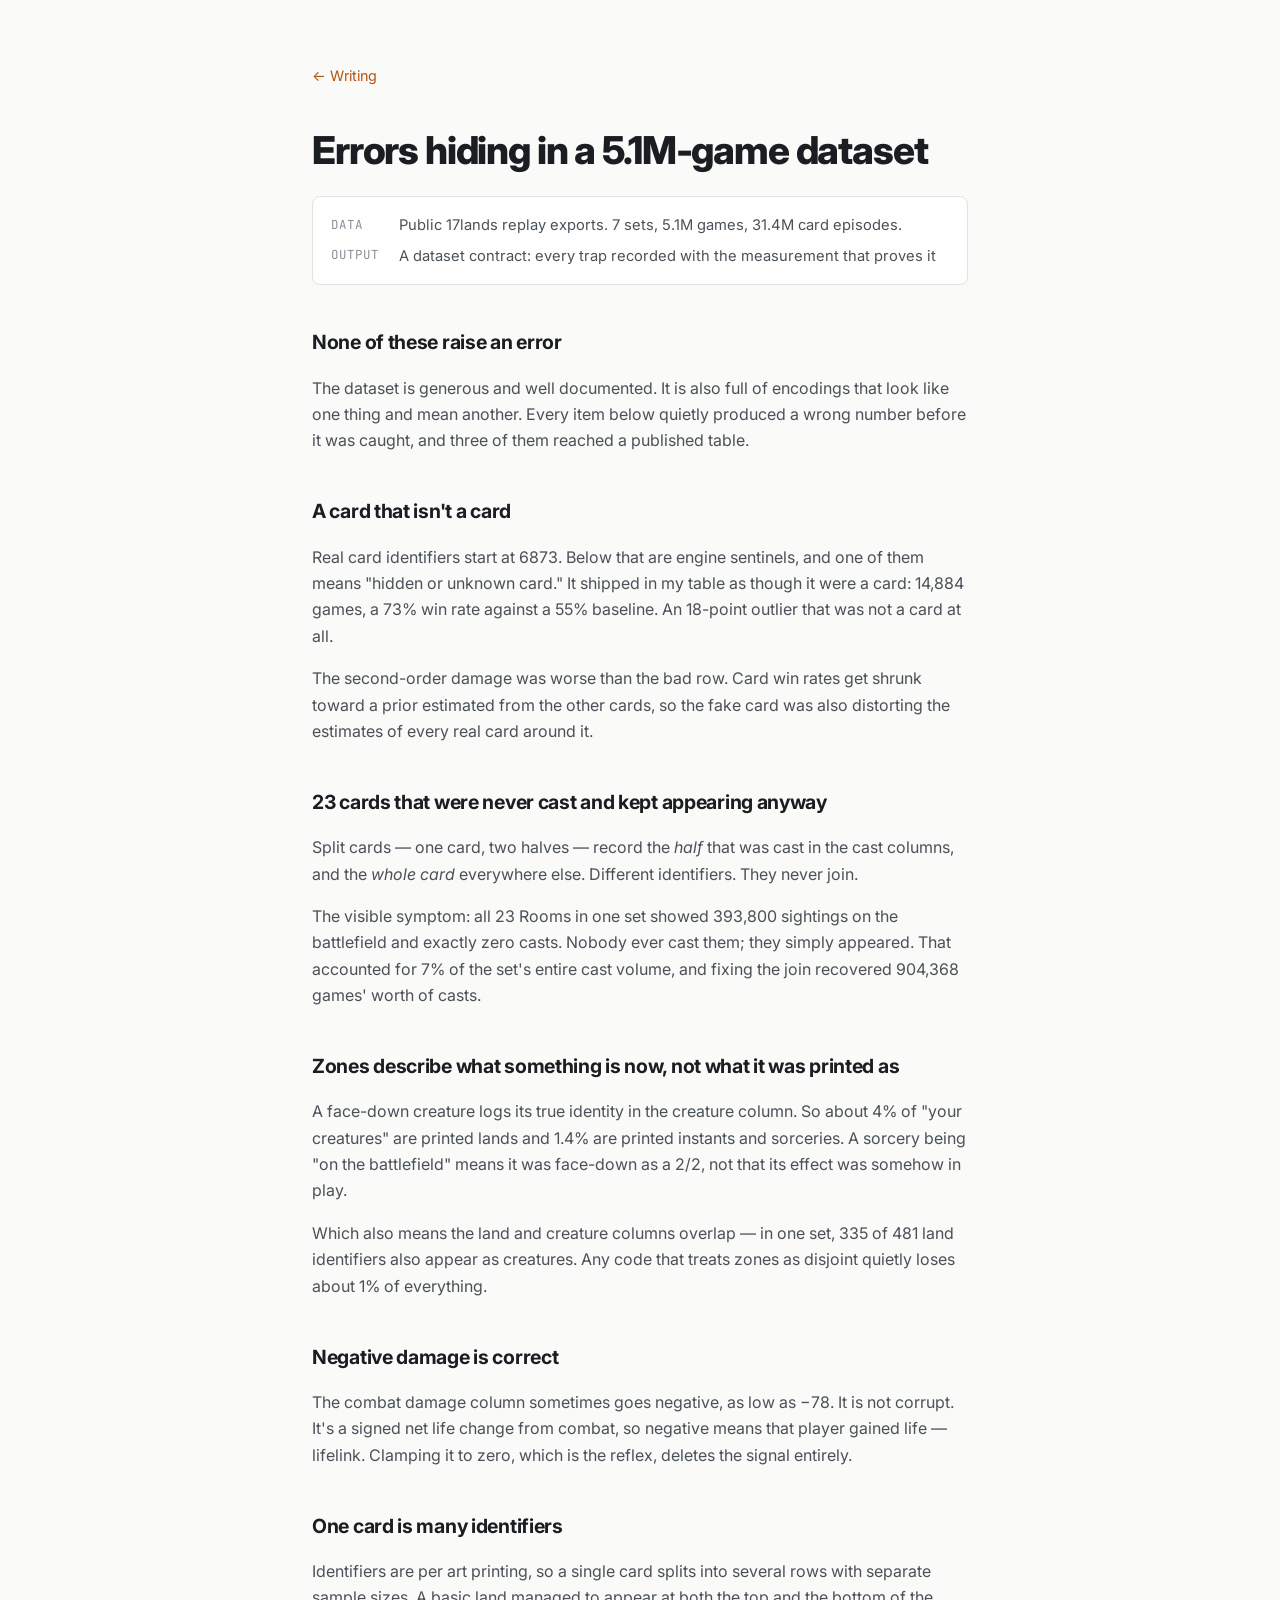
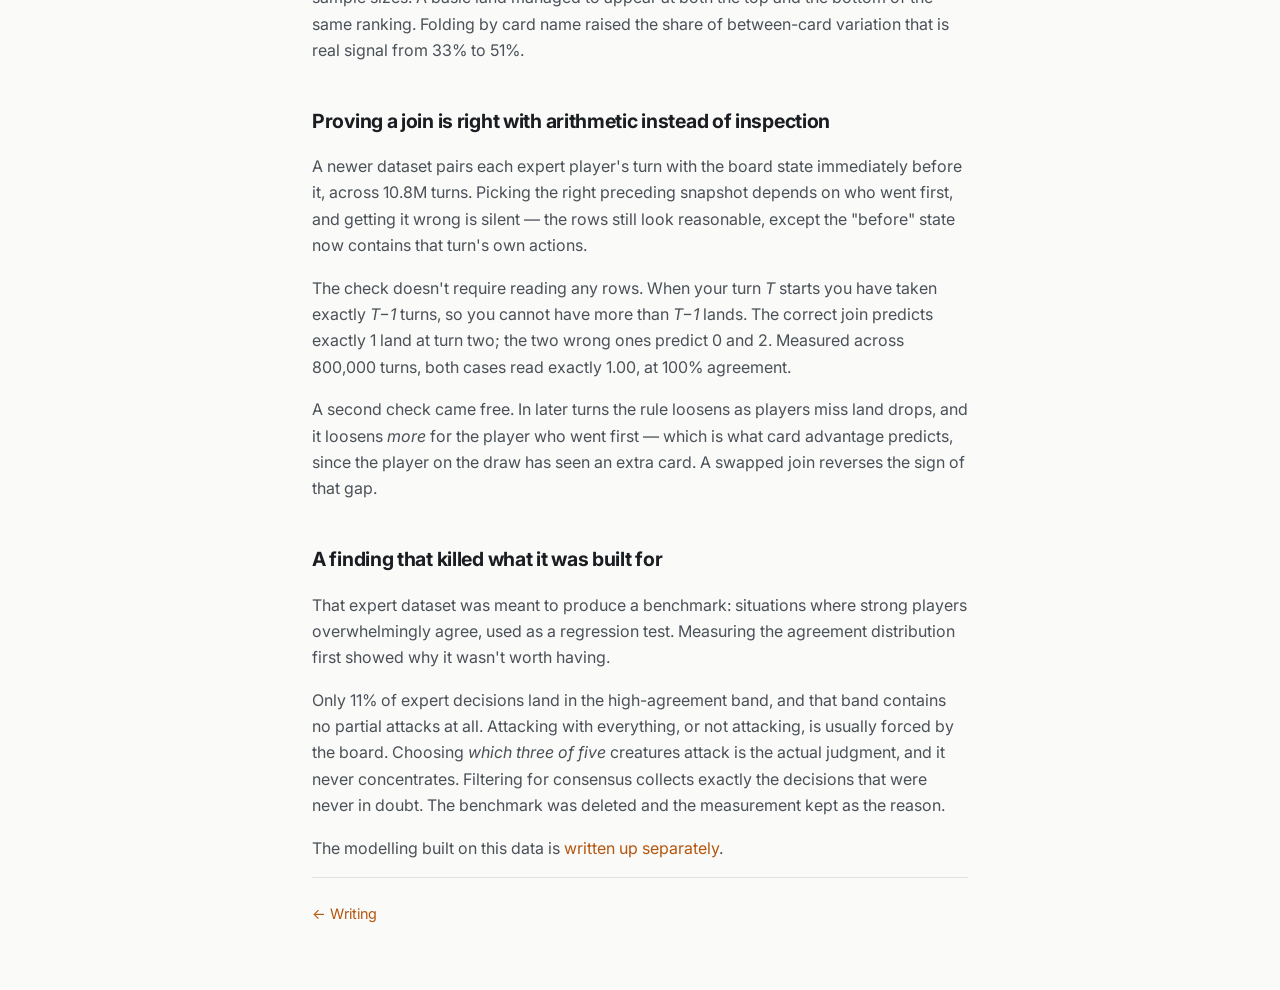
<file: writing/dataset-validation.html>
<!DOCTYPE html>
<html lang="en">
<head>
    <meta charset="UTF-8">
    <meta name="viewport" content="width=device-width, initial-scale=1.0">
    <title>Errors hiding in a 5.1M-game dataset — Jack Wright</title>
    <meta name="description" content="A card that isn't a card, 23 cards that were never cast but kept showing up on the battlefield, and a join proved correct by arithmetic.">
    <meta property="og:title" content="Errors hiding in a 5.1M-game dataset">
    <meta property="og:description" content="A card that isn't a card, 23 cards that were never cast but kept appearing on the battlefield.">
    <meta property="og:type" content="article">
    <meta name="twitter:card" content="summary">
    <link rel="icon" href="data:image/svg+xml,%3Csvg xmlns='http://www.w3.org/2000/svg' viewBox='0 0 100 100'%3E%3Crect width='100' height='100' rx='18' fill='%23b4560e'/%3E%3Ctext x='50' y='68' font-size='52' font-family='Georgia,serif' font-weight='bold' fill='white' text-anchor='middle'%3EJW%3C/text%3E%3C/svg%3E">
    <link rel="preconnect" href="https://fonts.googleapis.com">
    <link rel="preconnect" href="https://fonts.gstatic.com" crossorigin>
    <link href="https://fonts.googleapis.com/css2?family=Inter:wght@400;500;600;700;800&family=JetBrains+Mono:wght@400;500&display=swap" rel="stylesheet">
    <link rel="stylesheet" href="../styles.css">
</head>
<body>
    <article class="post">
        <p class="post-back"><a href="../index.html#writing">← Writing</a></p>
        <h1>Errors hiding in a 5.1M-game dataset</h1>

        <dl class="spec">
            <dt>Data</dt><dd>Public 17lands replay exports. 7 sets, 5.1M games, 31.4M card episodes.</dd>
            <dt>Output</dt><dd>A dataset contract: every trap recorded with the measurement that proves it</dd>
        </dl>

        <h2>None of these raise an error</h2>
        <p>
            The dataset is generous and well documented. It is also full of encodings that
            look like one thing and mean another. Every item below quietly produced a wrong
            number before it was caught, and three of them reached a published table.
        </p>

        <h2>A card that isn't a card</h2>
        <p>
            Real card identifiers start at 6873. Below that are engine sentinels, and one of
            them means "hidden or unknown card." It shipped in my table as though it were a
            card: 14,884 games, a 73% win rate against a 55% baseline. An 18-point outlier
            that was not a card at all.
        </p>
        <p>
            The second-order damage was worse than the bad row. Card win rates get shrunk
            toward a prior estimated from the other cards, so the fake card was also
            distorting the estimates of every real card around it.
        </p>

        <h2>23 cards that were never cast and kept appearing anyway</h2>
        <p>
            Split cards — one card, two halves — record the <em>half</em> that was cast in
            the cast columns, and the <em>whole card</em> everywhere else. Different
            identifiers. They never join.
        </p>
        <p>
            The visible symptom: all 23 Rooms in one set showed 393,800 sightings on the
            battlefield and exactly zero casts. Nobody ever cast them; they simply appeared.
            That accounted for 7% of the set's entire cast volume, and fixing the join
            recovered 904,368 games' worth of casts.
        </p>

        <h2>Zones describe what something is now, not what it was printed as</h2>
        <p>
            A face-down creature logs its true identity in the creature column. So about 4%
            of "your creatures" are printed lands and 1.4% are printed instants and
            sorceries. A sorcery being "on the battlefield" means it was face-down as a 2/2,
            not that its effect was somehow in play.
        </p>
        <p>
            Which also means the land and creature columns overlap — in one set, 335 of 481
            land identifiers also appear as creatures. Any code that treats zones as
            disjoint quietly loses about 1% of everything.
        </p>

        <h2>Negative damage is correct</h2>
        <p>
            The combat damage column sometimes goes negative, as low as −78. It is not
            corrupt. It's a signed net life change from combat, so negative means that
            player gained life — lifelink. Clamping it to zero, which is the reflex, deletes
            the signal entirely.
        </p>

        <h2>One card is many identifiers</h2>
        <p>
            Identifiers are per art printing, so a single card splits into several rows with
            separate sample sizes. A basic land managed to appear at both the top and the
            bottom of the same ranking. Folding by card name raised the share of
            between-card variation that is real signal from 33% to 51%.
        </p>

        <h2>Proving a join is right with arithmetic instead of inspection</h2>
        <p>
            A newer dataset pairs each expert player's turn with the board state immediately
            before it, across 10.8M turns. Picking the right preceding snapshot depends on
            who went first, and getting it wrong is silent — the rows still look reasonable,
            except the "before" state now contains that turn's own actions.
        </p>
        <p>
            The check doesn't require reading any rows. When your turn <em>T</em> starts you
            have taken exactly <em>T−1</em> turns, so you cannot have more than <em>T−1</em>
            lands. The correct join predicts exactly 1 land at turn two; the two wrong ones
            predict 0 and 2. Measured across 800,000 turns, both cases read exactly 1.00, at
            100% agreement.
        </p>
        <p>
            A second check came free. In later turns the rule loosens as players miss land
            drops, and it loosens <em>more</em> for the player who went first — which is what
            card advantage predicts, since the player on the draw has seen an extra card. A
            swapped join reverses the sign of that gap.
        </p>

        <h2>A finding that killed what it was built for</h2>
        <p>
            That expert dataset was meant to produce a benchmark: situations where strong
            players overwhelmingly agree, used as a regression test. Measuring the agreement
            distribution first showed why it wasn't worth having.
        </p>
        <p>
            Only 11% of expert decisions land in the high-agreement band, and that band
            contains no partial attacks at all. Attacking with everything, or not attacking,
            is usually forced by the board. Choosing <em>which three of five</em> creatures
            attack is the actual judgment, and it never concentrates. Filtering for consensus
            collects exactly the decisions that were never in doubt. The benchmark was
            deleted and the measurement kept as the reason.
        </p>

        <p>
            The modelling built on this data is <a href="win-prob.html">written up
            separately</a>.
        </p>

        <p class="post-back post-back-end"><a href="../index.html#writing">← Writing</a></p>
    </article>
</body>
</html>
</file>
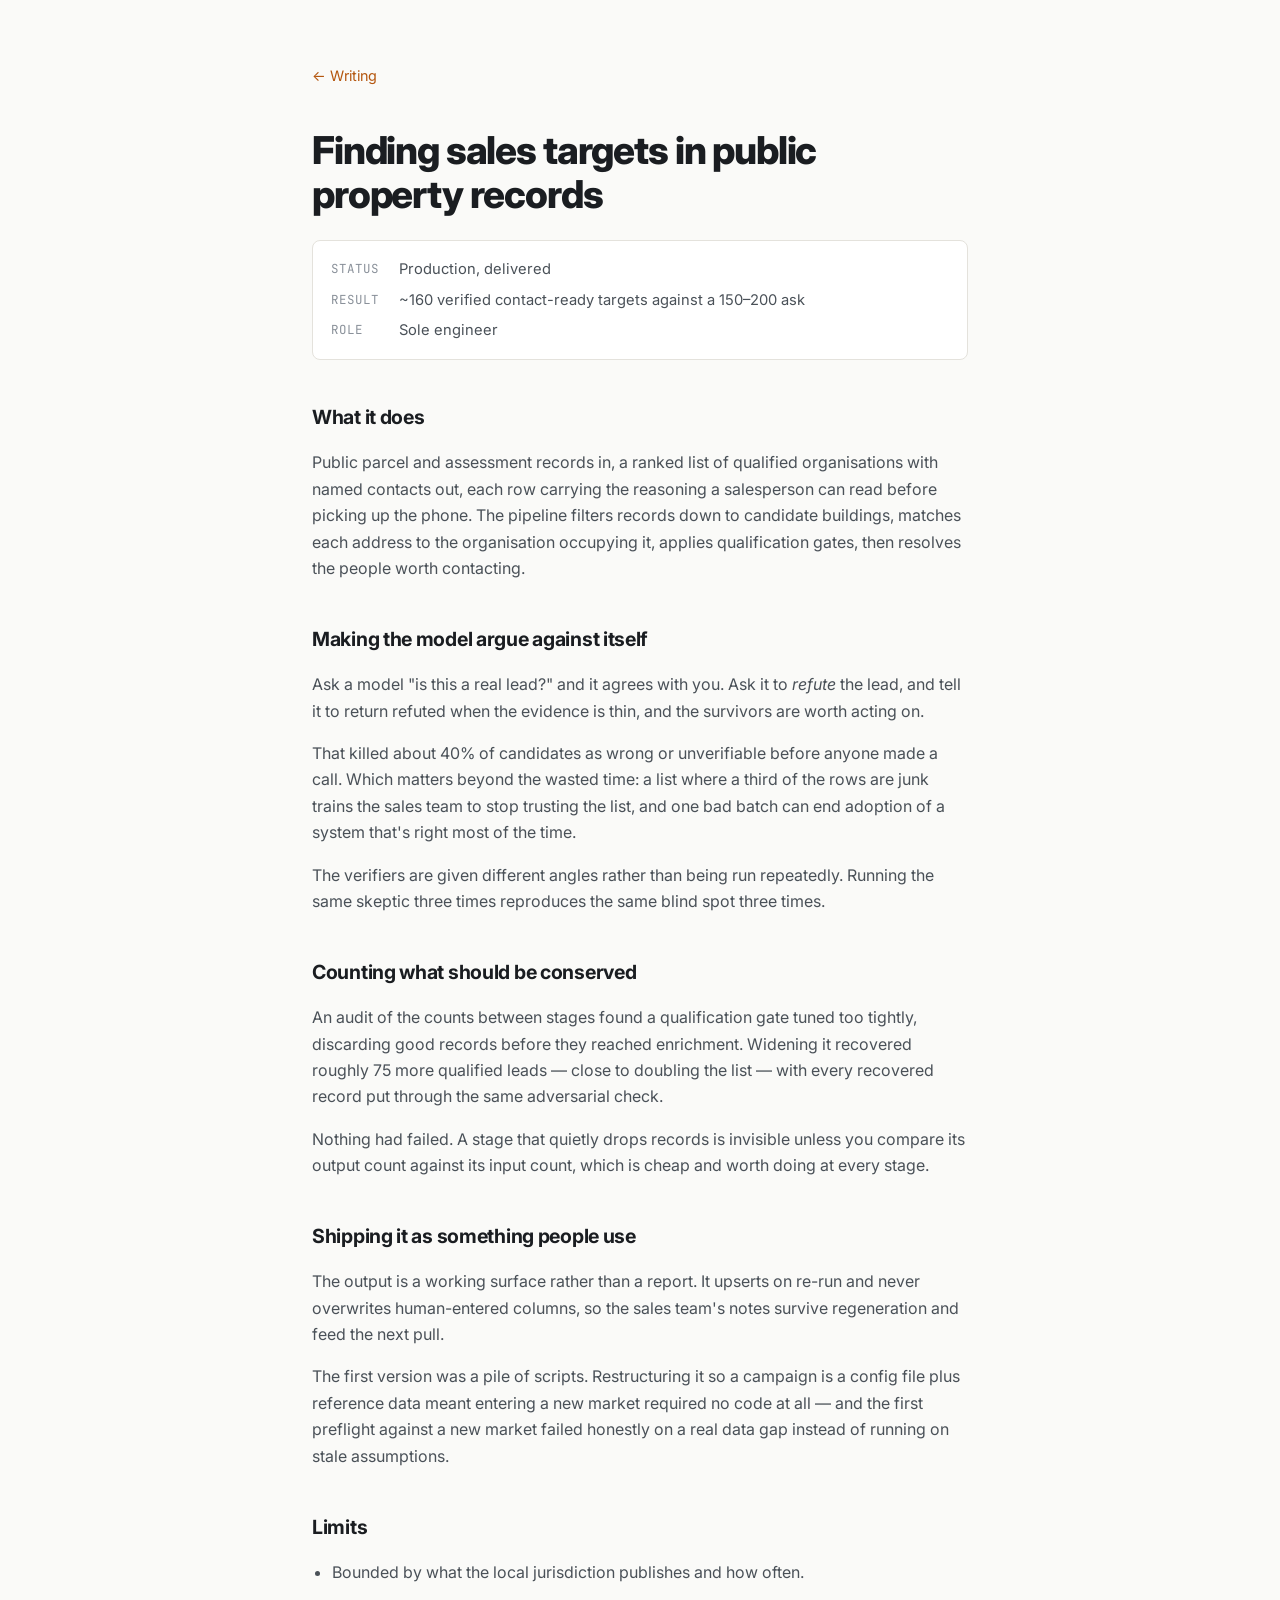
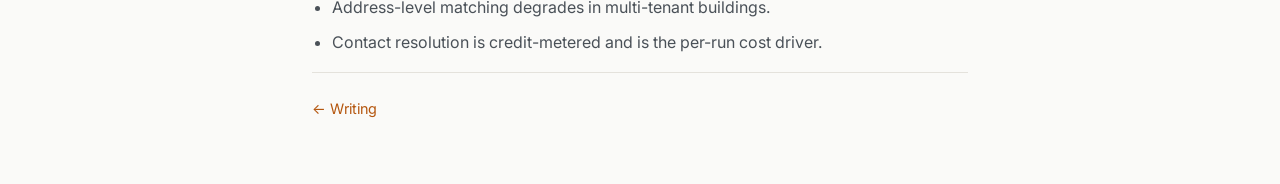
<file: writing/lead-generation-engine.html>
<!DOCTYPE html>
<html lang="en">
<head>
    <meta charset="UTF-8">
    <meta name="viewport" content="width=device-width, initial-scale=1.0">
    <title>Finding sales targets in public property records — Jack Wright</title>
    <meta name="description" content="County parcel data to 160 verified, contact-ready targets, with 40% of candidates killed before anyone made a call.">
    <meta property="og:title" content="Finding sales targets in public property records">
    <meta property="og:description" content="County parcel data to 160 verified, contact-ready targets, with 40% of candidates killed before anyone called.">
    <meta property="og:type" content="article">
    <meta name="twitter:card" content="summary">
    <link rel="icon" href="data:image/svg+xml,%3Csvg xmlns='http://www.w3.org/2000/svg' viewBox='0 0 100 100'%3E%3Crect width='100' height='100' rx='18' fill='%23b4560e'/%3E%3Ctext x='50' y='68' font-size='52' font-family='Georgia,serif' font-weight='bold' fill='white' text-anchor='middle'%3EJW%3C/text%3E%3C/svg%3E">
    <link rel="preconnect" href="https://fonts.googleapis.com">
    <link rel="preconnect" href="https://fonts.gstatic.com" crossorigin>
    <link href="https://fonts.googleapis.com/css2?family=Inter:wght@400;500;600;700;800&family=JetBrains+Mono:wght@400;500&display=swap" rel="stylesheet">
    <link rel="stylesheet" href="../styles.css">
</head>
<body>
    <article class="post">
        <p class="post-back"><a href="../index.html#writing">← Writing</a></p>
        <h1>Finding sales targets in public property records</h1>

        <dl class="spec">
            <dt>Status</dt><dd>Production, delivered</dd>
            <dt>Result</dt><dd>~160 verified contact-ready targets against a 150–200 ask</dd>
            <dt>Role</dt><dd>Sole engineer</dd>
        </dl>

        <h2>What it does</h2>
        <p>
            Public parcel and assessment records in, a ranked list of qualified
            organisations with named contacts out, each row carrying the reasoning a
            salesperson can read before picking up the phone. The pipeline filters records
            down to candidate buildings, matches each address to the organisation occupying
            it, applies qualification gates, then resolves the people worth contacting.
        </p>

        <h2>Making the model argue against itself</h2>
        <p>
            Ask a model "is this a real lead?" and it agrees with you. Ask it to
            <em>refute</em> the lead, and tell it to return refuted when the evidence is
            thin, and the survivors are worth acting on.
        </p>
        <p>
            That killed about 40% of candidates as wrong or unverifiable before anyone made
            a call. Which matters beyond the wasted time: a list where a third of the rows
            are junk trains the sales team to stop trusting the list, and one bad batch can
            end adoption of a system that's right most of the time.
        </p>
        <p>
            The verifiers are given different angles rather than being run repeatedly.
            Running the same skeptic three times reproduces the same blind spot three times.
        </p>

        <h2>Counting what should be conserved</h2>
        <p>
            An audit of the counts between stages found a qualification gate tuned too
            tightly, discarding good records before they reached enrichment. Widening it
            recovered roughly 75 more qualified leads — close to doubling the list — with
            every recovered record put through the same adversarial check.
        </p>
        <p>
            Nothing had failed. A stage that quietly drops records is invisible unless you
            compare its output count against its input count, which is cheap and worth doing
            at every stage.
        </p>

        <h2>Shipping it as something people use</h2>
        <p>
            The output is a working surface rather than a report. It upserts on re-run and
            never overwrites human-entered columns, so the sales team's notes survive
            regeneration and feed the next pull.
        </p>
        <p>
            The first version was a pile of scripts. Restructuring it so a campaign is a
            config file plus reference data meant entering a new market required no code at
            all — and the first preflight against a new market failed honestly on a real
            data gap instead of running on stale assumptions.
        </p>

        <h2>Limits</h2>
        <ul>
            <li>Bounded by what the local jurisdiction publishes and how often.</li>
            <li>Address-level matching degrades in multi-tenant buildings.</li>
            <li>Contact resolution is credit-metered and is the per-run cost driver.</li>
        </ul>

        <p class="post-back post-back-end"><a href="../index.html#writing">← Writing</a></p>
    </article>
</body>
</html>
</file>
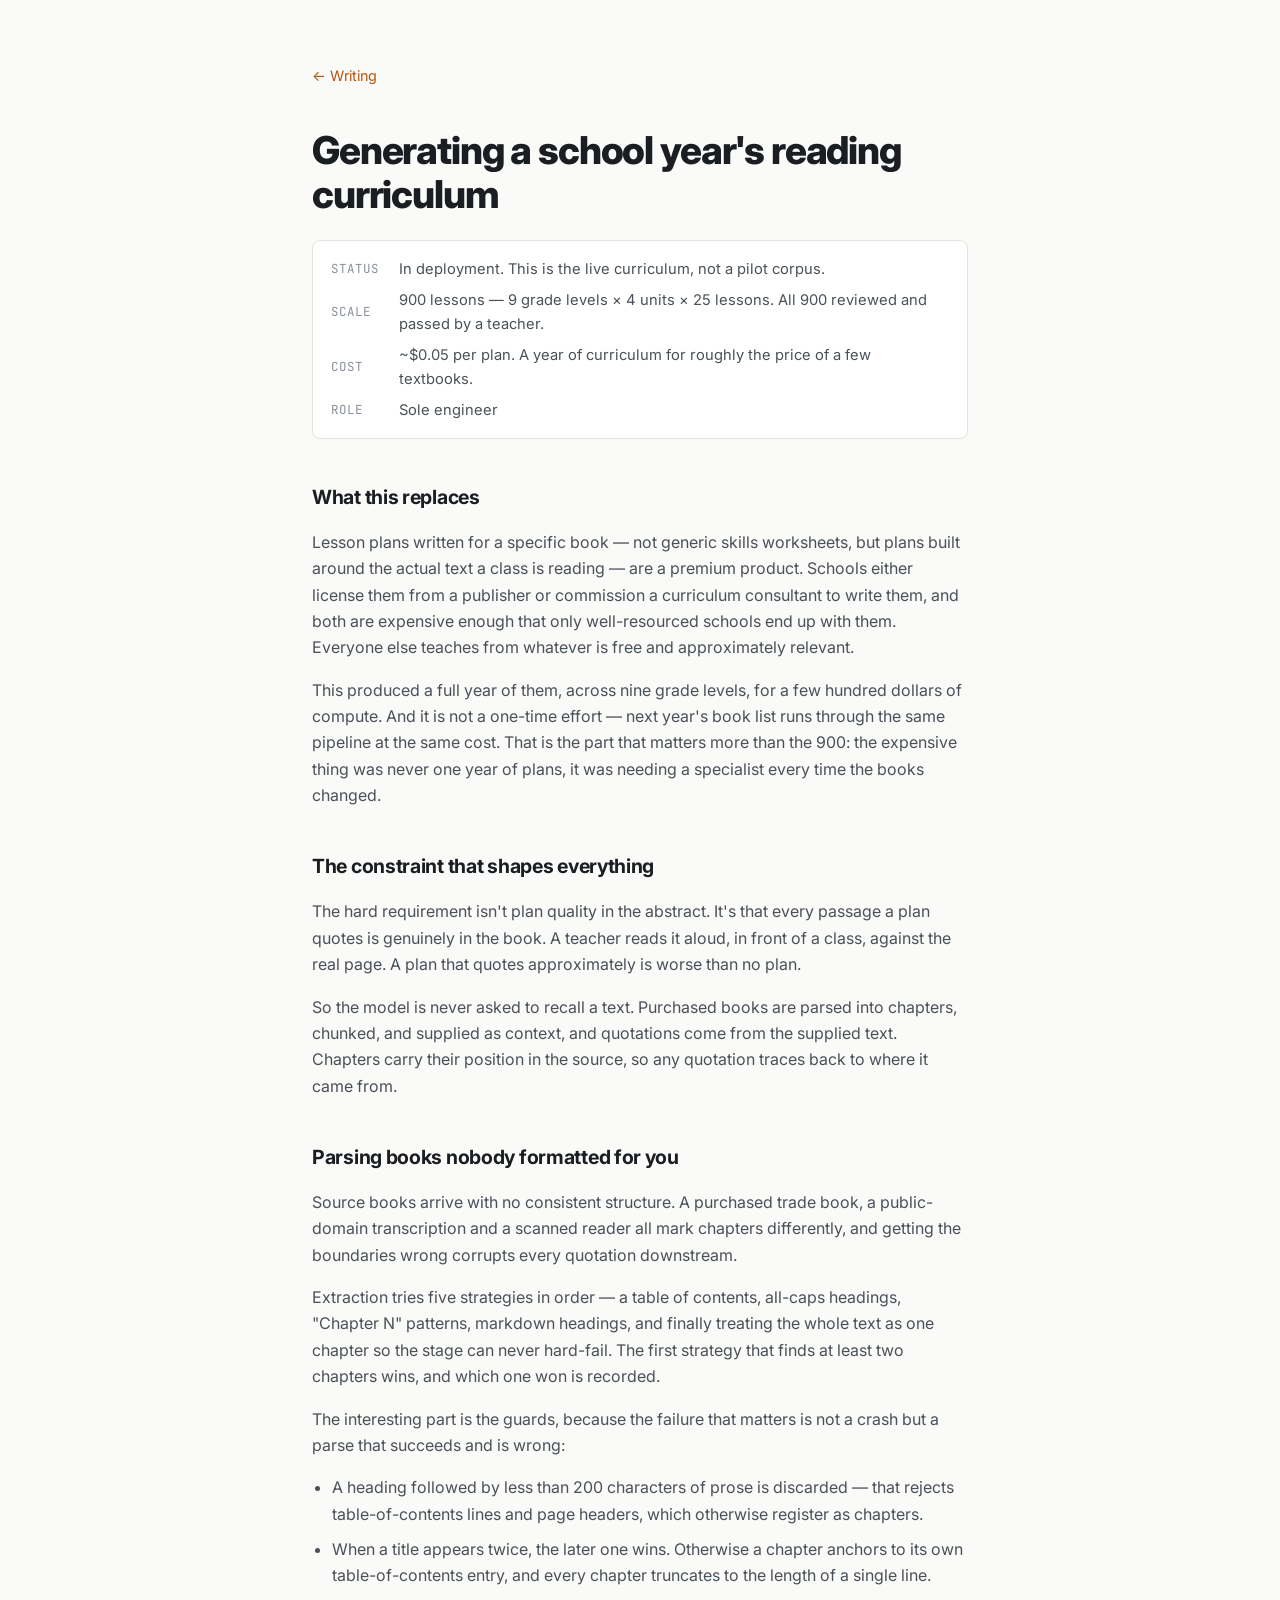
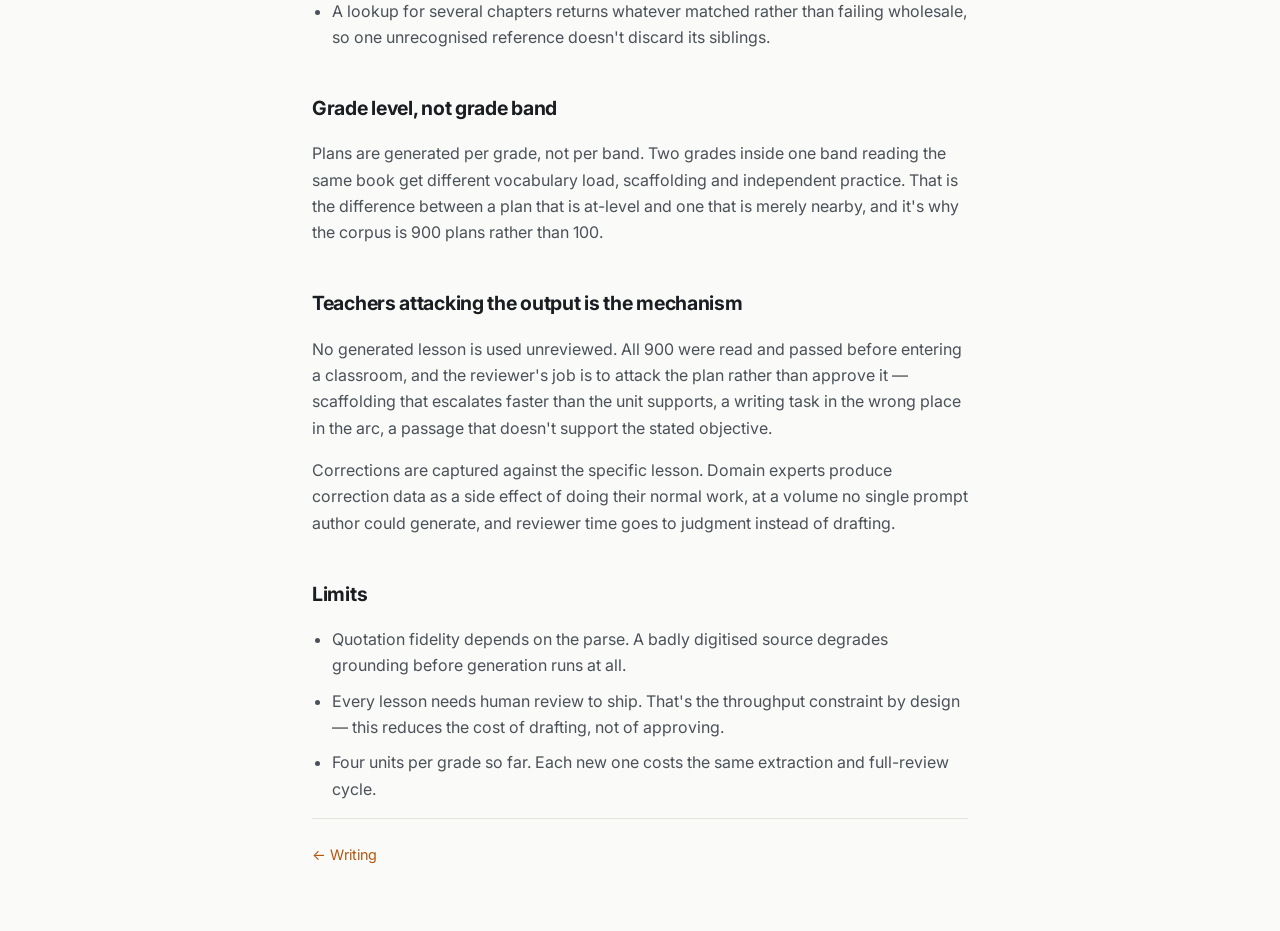
<file: writing/lesson-plan-generator.html>
<!DOCTYPE html>
<html lang="en">
<head>
    <meta charset="UTF-8">
    <meta name="viewport" content="width=device-width, initial-scale=1.0">
    <title>Generating a school year's reading curriculum — Jack Wright</title>
    <meta name="description" content="A year of book-specific lesson plans across K-8 — normally a premium product only well-resourced schools can afford — for a few hundred dollars of compute, and repeatable.">
    <meta property="og:title" content="Generating a school year's reading curriculum">
    <meta property="og:description" content="900 lesson plans across K-8, every quotation verbatim from the real book.">
    <meta property="og:type" content="article">
    <meta name="twitter:card" content="summary">
    <link rel="icon" href="data:image/svg+xml,%3Csvg xmlns='http://www.w3.org/2000/svg' viewBox='0 0 100 100'%3E%3Crect width='100' height='100' rx='18' fill='%23b4560e'/%3E%3Ctext x='50' y='68' font-size='52' font-family='Georgia,serif' font-weight='bold' fill='white' text-anchor='middle'%3EJW%3C/text%3E%3C/svg%3E">
    <link rel="preconnect" href="https://fonts.googleapis.com">
    <link rel="preconnect" href="https://fonts.gstatic.com" crossorigin>
    <link href="https://fonts.googleapis.com/css2?family=Inter:wght@400;500;600;700;800&family=JetBrains+Mono:wght@400;500&display=swap" rel="stylesheet">
    <link rel="stylesheet" href="../styles.css">
</head>
<body>
    <article class="post">
        <p class="post-back"><a href="../index.html#writing">← Writing</a></p>
        <h1>Generating a school year's reading curriculum</h1>

        <dl class="spec">
            <dt>Status</dt><dd>In deployment. This is the live curriculum, not a pilot corpus.</dd>
            <dt>Scale</dt><dd>900 lessons — 9 grade levels × 4 units × 25 lessons. All 900 reviewed and passed by a teacher.</dd>
            <dt>Cost</dt><dd>~$0.05 per plan. A year of curriculum for roughly the price of a few textbooks.</dd>
            <dt>Role</dt><dd>Sole engineer</dd>
        </dl>

        <h2>What this replaces</h2>
        <p>
            Lesson plans written for a specific book — not generic skills worksheets, but
            plans built around the actual text a class is reading — are a premium product.
            Schools either license them from a publisher or commission a curriculum
            consultant to write them, and both are expensive enough that only
            well-resourced schools end up with them. Everyone else teaches from whatever is
            free and approximately relevant.
        </p>
        <p>
            This produced a full year of them, across nine grade levels, for a few hundred
            dollars of compute. And it is not a one-time effort — next year's book list runs
            through the same pipeline at the same cost. That is the part that matters more
            than the 900: the expensive thing was never one year of plans, it was needing a
            specialist every time the books changed.
        </p>

        <h2>The constraint that shapes everything</h2>
        <p>
            The hard requirement isn't plan quality in the abstract. It's that every passage
            a plan quotes is genuinely in the book. A teacher reads it aloud, in front of a
            class, against the real page. A plan that quotes approximately is worse than no
            plan.
        </p>
        <p>
            So the model is never asked to recall a text. Purchased books are parsed into
            chapters, chunked, and supplied as context, and quotations come from the
            supplied text. Chapters carry their position in the source, so any quotation
            traces back to where it came from.
        </p>

        <h2>Parsing books nobody formatted for you</h2>
        <p>
            Source books arrive with no consistent structure. A purchased trade book, a
            public-domain transcription and a scanned reader all mark chapters differently,
            and getting the boundaries wrong corrupts every quotation downstream.
        </p>
        <p>
            Extraction tries five strategies in order — a table of contents, all-caps
            headings, "Chapter N" patterns, markdown headings, and finally treating the
            whole text as one chapter so the stage can never hard-fail. The first strategy
            that finds at least two chapters wins, and which one won is recorded.
        </p>
        <p>
            The interesting part is the guards, because the failure that matters is not a
            crash but a parse that succeeds and is wrong:
        </p>
        <ul>
            <li>A heading followed by less than 200 characters of prose is discarded — that rejects table-of-contents lines and page headers, which otherwise register as chapters.</li>
            <li>When a title appears twice, the later one wins. Otherwise a chapter anchors to its own table-of-contents entry, and every chapter truncates to the length of a single line.</li>
            <li>A lookup for several chapters returns whatever matched rather than failing wholesale, so one unrecognised reference doesn't discard its siblings.</li>
        </ul>

        <h2>Grade level, not grade band</h2>
        <p>
            Plans are generated per grade, not per band. Two grades inside one band reading
            the same book get different vocabulary load, scaffolding and independent
            practice. That is the difference between a plan that is at-level and one that is
            merely nearby, and it's why the corpus is 900 plans rather than 100.
        </p>

        <h2>Teachers attacking the output is the mechanism</h2>
        <p>
            No generated lesson is used unreviewed. All 900 were read and passed before
            entering a classroom, and the reviewer's job is to attack the plan rather than
            approve it — scaffolding that escalates faster than the unit supports, a writing
            task in the wrong place in the arc, a passage that doesn't support the stated
            objective.
        </p>
        <p>
            Corrections are captured against the specific lesson. Domain experts produce
            correction data as a side effect of doing their normal work, at a volume no
            single prompt author could generate, and reviewer time goes to judgment instead
            of drafting.
        </p>

        <h2>Limits</h2>
        <ul>
            <li>Quotation fidelity depends on the parse. A badly digitised source degrades grounding before generation runs at all.</li>
            <li>Every lesson needs human review to ship. That's the throughput constraint by design — this reduces the cost of drafting, not of approving.</li>
            <li>Four units per grade so far. Each new one costs the same extraction and full-review cycle.</li>
        </ul>

        <p class="post-back post-back-end"><a href="../index.html#writing">← Writing</a></p>
    </article>
</body>
</html>
</file>
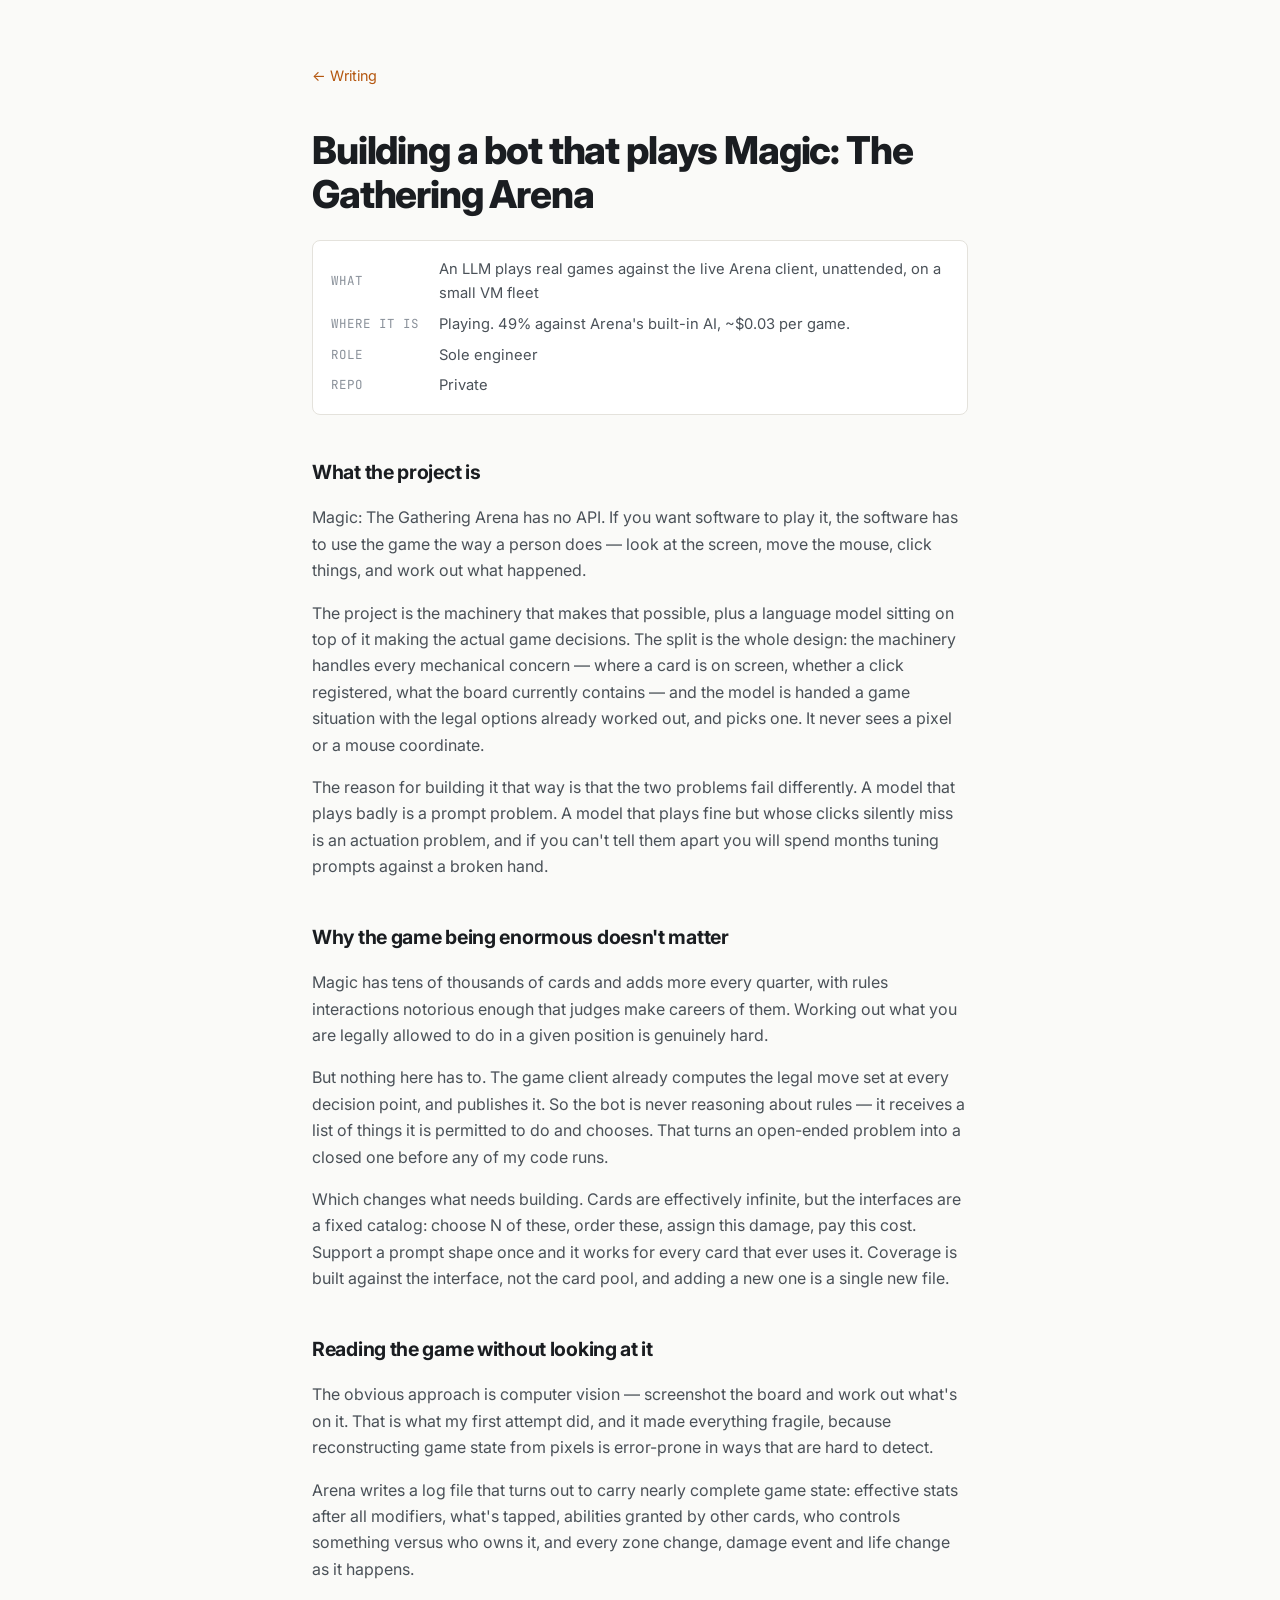
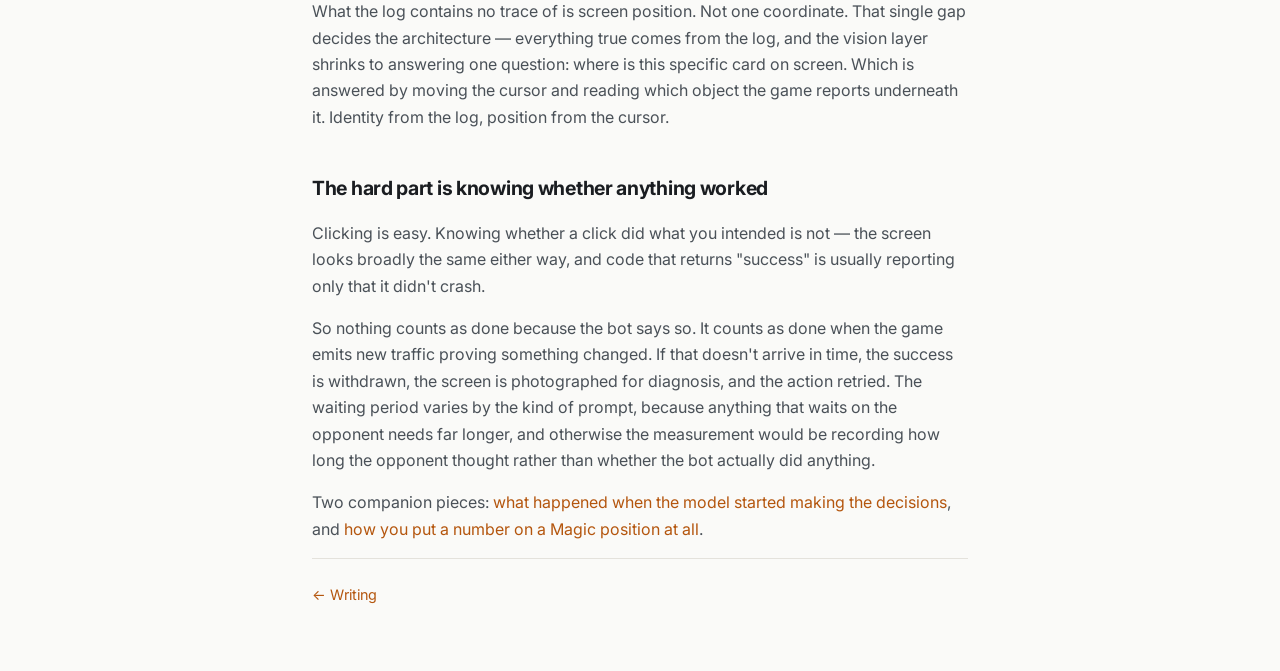
<file: writing/mtga-agent.html>
<!DOCTYPE html>
<html lang="en">
<head>
    <meta charset="UTF-8">
    <meta name="viewport" content="width=device-width, initial-scale=1.0">
    <title>Building a bot that plays Magic: The Gathering Arena — Jack Wright</title>
    <meta name="description" content="A harness that drives the real game client so an LLM only has to make decisions, never fight the interface.">
    <meta property="og:title" content="Building a bot that plays Magic: The Gathering Arena">
    <meta property="og:description" content="A harness that drives the real game client so an LLM only has to make decisions, never fight the interface.">
    <meta property="og:type" content="article">
    <meta name="twitter:card" content="summary">
    <link rel="icon" href="data:image/svg+xml,%3Csvg xmlns='http://www.w3.org/2000/svg' viewBox='0 0 100 100'%3E%3Crect width='100' height='100' rx='18' fill='%23b4560e'/%3E%3Ctext x='50' y='68' font-size='52' font-family='Georgia,serif' font-weight='bold' fill='white' text-anchor='middle'%3EJW%3C/text%3E%3C/svg%3E">
    <link rel="preconnect" href="https://fonts.googleapis.com">
    <link rel="preconnect" href="https://fonts.gstatic.com" crossorigin>
    <link href="https://fonts.googleapis.com/css2?family=Inter:wght@400;500;600;700;800&family=JetBrains+Mono:wght@400;500&display=swap" rel="stylesheet">
    <link rel="stylesheet" href="../styles.css">
</head>
<body>
    <article class="post">
        <p class="post-back"><a href="../index.html#writing">← Writing</a></p>
        <h1>Building a bot that plays Magic: The Gathering Arena</h1>

        <dl class="spec">
            <dt>What</dt><dd>An LLM plays real games against the live Arena client, unattended, on a small VM fleet</dd>
            <dt>Where it is</dt><dd>Playing. 49% against Arena's built-in AI, ~$0.03 per game.</dd>
            <dt>Role</dt><dd>Sole engineer</dd>
            <dt>Repo</dt><dd>Private</dd>
        </dl>

        <h2>What the project is</h2>
        <p>
            Magic: The Gathering Arena has no API. If you want software to play it, the
            software has to use the game the way a person does — look at the screen, move
            the mouse, click things, and work out what happened.
        </p>
        <p>
            The project is the machinery that makes that possible, plus a language model
            sitting on top of it making the actual game decisions. The split is the whole
            design: the machinery handles every mechanical concern — where a card is on
            screen, whether a click registered, what the board currently contains — and the
            model is handed a game situation with the legal options already worked out, and
            picks one. It never sees a pixel or a mouse coordinate.
        </p>
        <p>
            The reason for building it that way is that the two problems fail differently. A
            model that plays badly is a prompt problem. A model that plays fine but whose
            clicks silently miss is an actuation problem, and if you can't tell them apart
            you will spend months tuning prompts against a broken hand.
        </p>

        <h2>Why the game being enormous doesn't matter</h2>
        <p>
            Magic has tens of thousands of cards and adds more every quarter, with rules
            interactions notorious enough that judges make careers of them. Working out what
            you are legally allowed to do in a given position is genuinely hard.
        </p>
        <p>
            But nothing here has to. The game client already computes the legal move set at
            every decision point, and publishes it. So the bot is never reasoning about
            rules — it receives a list of things it is permitted to do and chooses. That
            turns an open-ended problem into a closed one before any of my code runs.
        </p>
        <p>
            Which changes what needs building. Cards are effectively infinite, but the
            interfaces are a fixed catalog: choose N of these, order these, assign this
            damage, pay this cost. Support a prompt shape once and it works for every card
            that ever uses it. Coverage is built against the interface, not the card pool,
            and adding a new one is a single new file.
        </p>

        <h2>Reading the game without looking at it</h2>
        <p>
            The obvious approach is computer vision — screenshot the board and work out
            what's on it. That is what my first attempt did, and it made everything fragile,
            because reconstructing game state from pixels is error-prone in ways that are
            hard to detect.
        </p>
        <p>
            Arena writes a log file that turns out to carry nearly complete game state:
            effective stats after all modifiers, what's tapped, abilities granted by other
            cards, who controls something versus who owns it, and every zone change, damage
            event and life change as it happens.
        </p>
        <p>
            What the log contains no trace of is screen position. Not one coordinate. That
            single gap decides the architecture — everything true comes from the log, and
            the vision layer shrinks to answering one question: where is this specific card
            on screen. Which is answered by moving the cursor and reading which object the
            game reports underneath it. Identity from the log, position from the cursor.
        </p>

        <h2>The hard part is knowing whether anything worked</h2>
        <p>
            Clicking is easy. Knowing whether a click did what you intended is not — the
            screen looks broadly the same either way, and code that returns "success" is
            usually reporting only that it didn't crash.
        </p>
        <p>
            So nothing counts as done because the bot says so. It counts as done when the
            game emits new traffic proving something changed. If that doesn't arrive in
            time, the success is withdrawn, the screen is photographed for diagnosis, and
            the action retried. The waiting period varies by the kind of prompt, because
            anything that waits on the opponent needs far longer, and otherwise the
            measurement would be recording how long the opponent thought rather than whether
            the bot actually did anything.
        </p>

        <p>
            Two companion pieces: <a href="brain.html">what happened when the model started
            making the decisions</a>, and <a href="win-prob.html">how you put a number on a
            Magic position at all</a>.
        </p>

        <p class="post-back post-back-end"><a href="../index.html#writing">← Writing</a></p>
    </article>
</body>
</html>
</file>
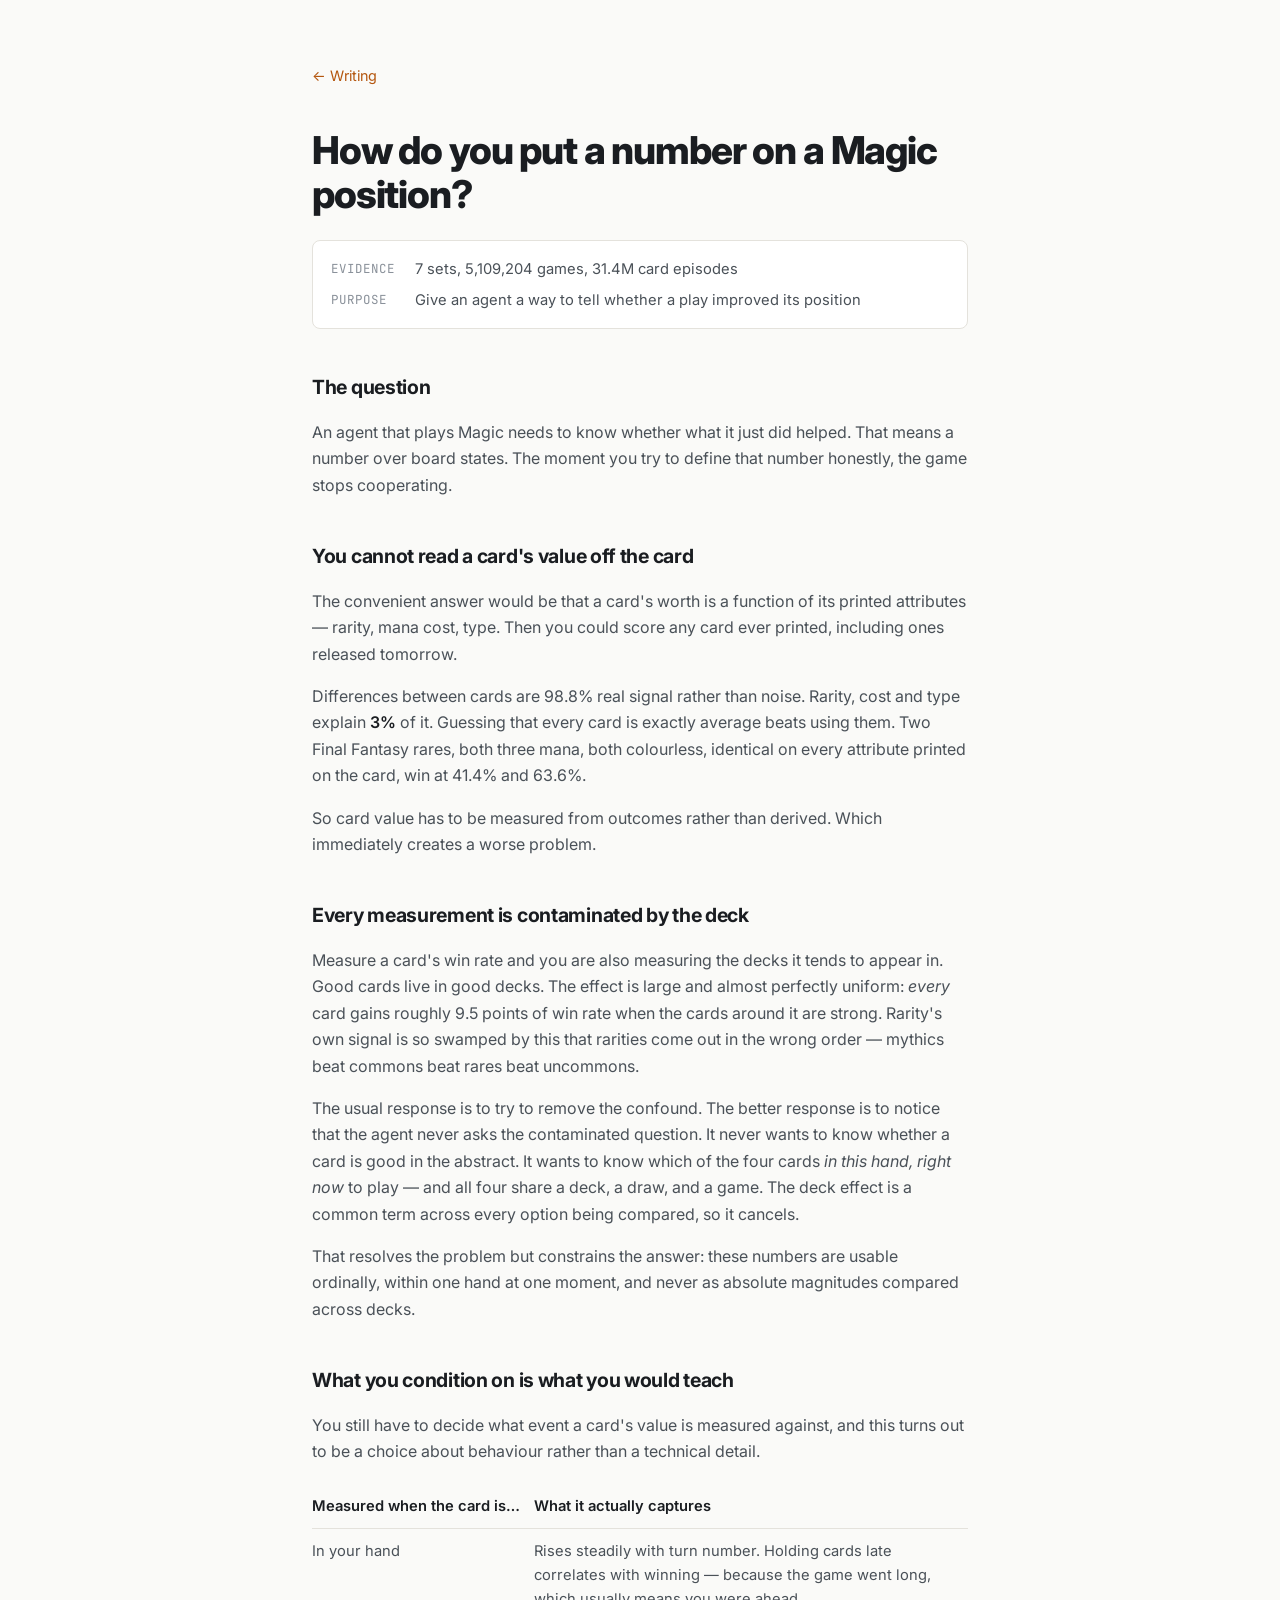
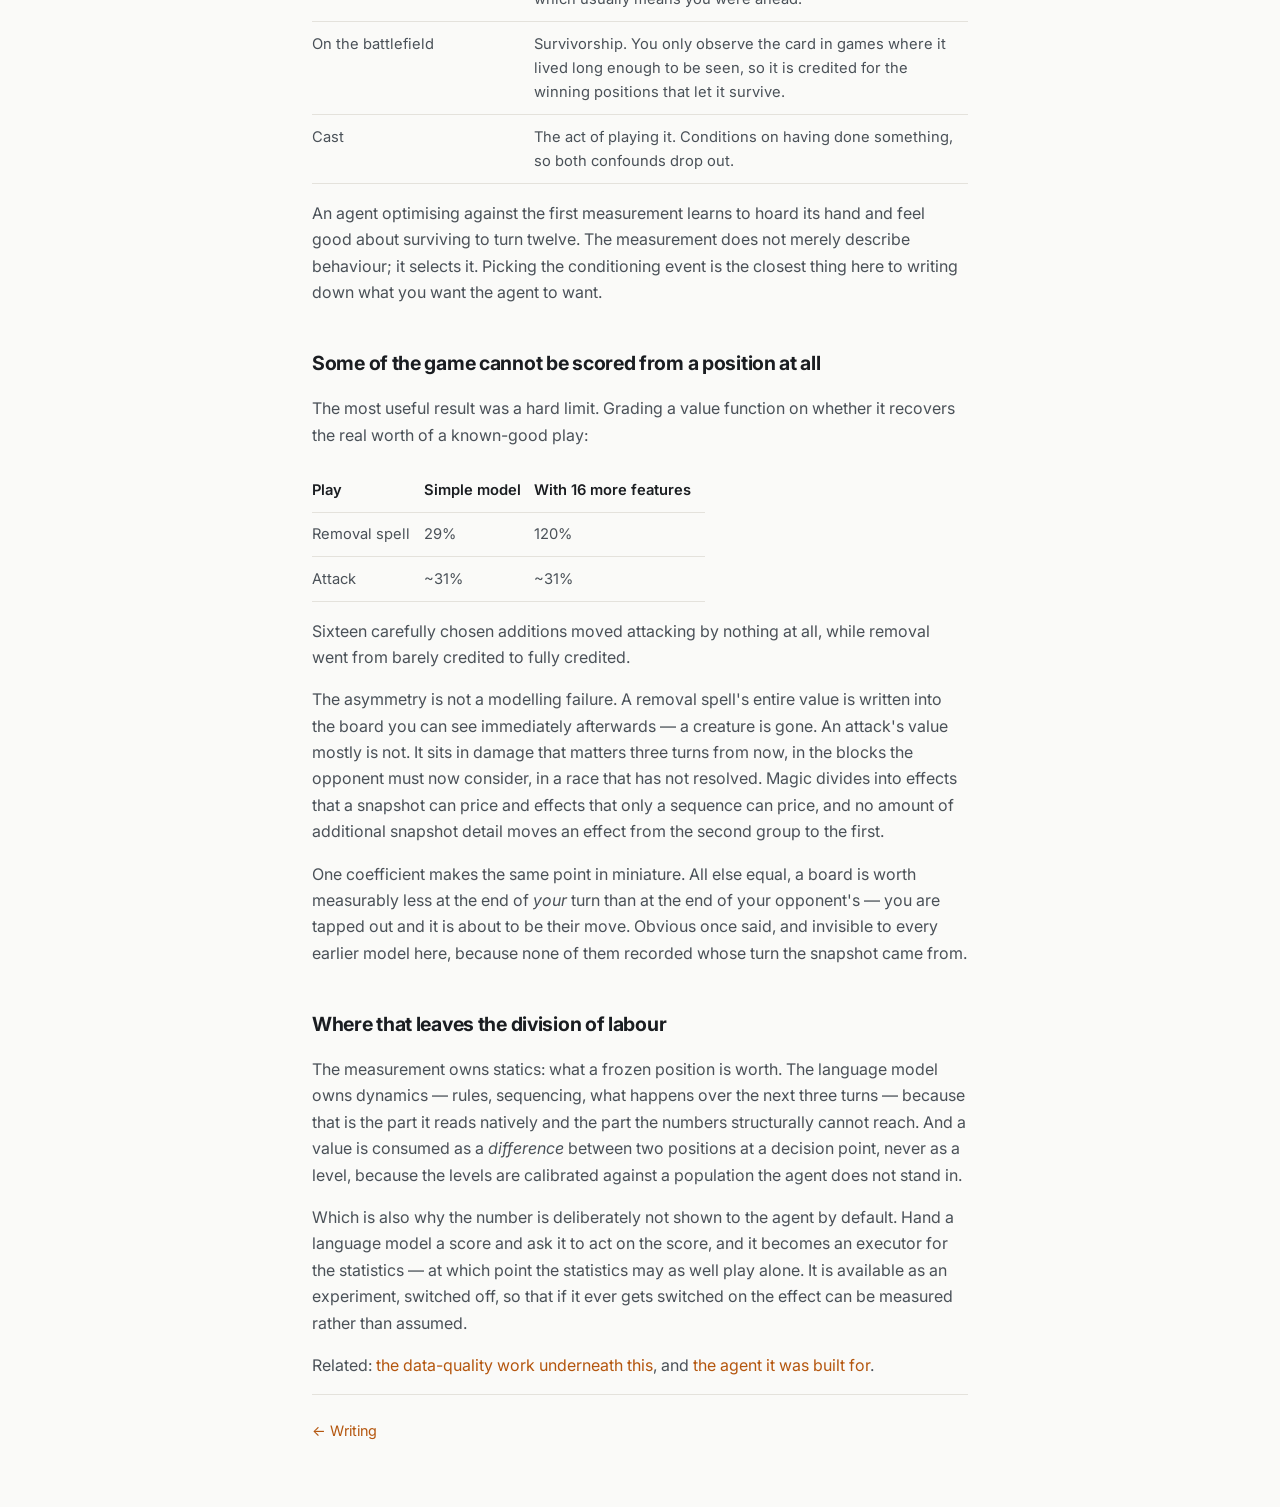
<file: writing/win-prob.html>
<!DOCTYPE html>
<html lang="en">
<head>
    <meta charset="UTF-8">
    <meta name="viewport" content="width=device-width, initial-scale=1.0">
    <title>How do you put a number on a Magic position? — Jack Wright</title>
    <meta name="description" content="What a card is worth, why every measurement of it is contaminated, and which parts of Magic cannot be scored from a board state at all.">
    <meta property="og:title" content="How do you put a number on a Magic position?">
    <meta property="og:description" content="What a card is worth, why every measurement is contaminated, and what cannot be scored from a board state at all.">
    <meta property="og:type" content="article">
    <meta name="twitter:card" content="summary">
    <link rel="icon" href="data:image/svg+xml,%3Csvg xmlns='http://www.w3.org/2000/svg' viewBox='0 0 100 100'%3E%3Crect width='100' height='100' rx='18' fill='%23b4560e'/%3E%3Ctext x='50' y='68' font-size='52' font-family='Georgia,serif' font-weight='bold' fill='white' text-anchor='middle'%3EJW%3C/text%3E%3C/svg%3E">
    <link rel="preconnect" href="https://fonts.googleapis.com">
    <link rel="preconnect" href="https://fonts.gstatic.com" crossorigin>
    <link href="https://fonts.googleapis.com/css2?family=Inter:wght@400;500;600;700;800&family=JetBrains+Mono:wght@400;500&display=swap" rel="stylesheet">
    <link rel="stylesheet" href="../styles.css">
</head>
<body>
    <article class="post">
        <p class="post-back"><a href="../index.html#writing">← Writing</a></p>
        <h1>How do you put a number on a Magic position?</h1>

        <dl class="spec">
            <dt>Evidence</dt><dd>7 sets, 5,109,204 games, 31.4M card episodes</dd>
            <dt>Purpose</dt><dd>Give an agent a way to tell whether a play improved its position</dd>
        </dl>

        <h2>The question</h2>
        <p>
            An agent that plays Magic needs to know whether what it just did helped. That
            means a number over board states. The moment you try to define that number
            honestly, the game stops cooperating.
        </p>

        <h2>You cannot read a card's value off the card</h2>
        <p>
            The convenient answer would be that a card's worth is a function of its printed
            attributes — rarity, mana cost, type. Then you could score any card ever
            printed, including ones released tomorrow.
        </p>
        <p>
            Differences between cards are 98.8% real signal rather than noise. Rarity, cost
            and type explain <strong>3%</strong> of it. Guessing that every card is exactly
            average beats using them. Two Final Fantasy rares, both three mana, both
            colourless, identical on every attribute printed on the card, win at 41.4% and
            63.6%.
        </p>
        <p>
            So card value has to be measured from outcomes rather than derived. Which
            immediately creates a worse problem.
        </p>

        <h2>Every measurement is contaminated by the deck</h2>
        <p>
            Measure a card's win rate and you are also measuring the decks it tends to
            appear in. Good cards live in good decks. The effect is large and almost
            perfectly uniform: <em>every</em> card gains roughly 9.5 points of win rate when
            the cards around it are strong. Rarity's own signal is so swamped by this that
            rarities come out in the wrong order — mythics beat commons beat rares beat
            uncommons.
        </p>
        <p>
            The usual response is to try to remove the confound. The better response is to
            notice that the agent never asks the contaminated question. It never wants to
            know whether a card is good in the abstract. It wants to know which of the four
            cards <em>in this hand, right now</em> to play — and all four share a deck, a
            draw, and a game. The deck effect is a common term across every option being
            compared, so it cancels.
        </p>
        <p>
            That resolves the problem but constrains the answer: these numbers are usable
            ordinally, within one hand at one moment, and never as absolute magnitudes
            compared across decks.
        </p>

        <h2>What you condition on is what you would teach</h2>
        <p>
            You still have to decide what event a card's value is measured against, and
            this turns out to be a choice about behaviour rather than a technical detail.
        </p>
        <table>
            <tr><th>Measured when the card is…</th><th>What it actually captures</th></tr>
            <tr><td>In your hand</td><td>Rises steadily with turn number. Holding cards late correlates with winning — because the game went long, which usually means you were ahead.</td></tr>
            <tr><td>On the battlefield</td><td>Survivorship. You only observe the card in games where it lived long enough to be seen, so it is credited for the winning positions that let it survive.</td></tr>
            <tr><td>Cast</td><td>The act of playing it. Conditions on having done something, so both confounds drop out.</td></tr>
        </table>
        <p>
            An agent optimising against the first measurement learns to hoard its hand and
            feel good about surviving to turn twelve. The measurement does not merely
            describe behaviour; it selects it. Picking the conditioning event is the closest
            thing here to writing down what you want the agent to want.
        </p>

        <h2>Some of the game cannot be scored from a position at all</h2>
        <p>
            The most useful result was a hard limit. Grading a value function on whether it
            recovers the real worth of a known-good play:
        </p>
        <table>
            <tr><th>Play</th><th>Simple model</th><th>With 16 more features</th></tr>
            <tr><td>Removal spell</td><td>29%</td><td>120%</td></tr>
            <tr><td>Attack</td><td>~31%</td><td>~31%</td></tr>
        </table>
        <p>
            Sixteen carefully chosen additions moved attacking by nothing at all, while
            removal went from barely credited to fully credited.
        </p>
        <p>
            The asymmetry is not a modelling failure. A removal spell's entire value is
            written into the board you can see immediately afterwards — a creature is gone.
            An attack's value mostly is not. It sits in damage that matters three turns from
            now, in the blocks the opponent must now consider, in a race that has not
            resolved. Magic divides into effects that a snapshot can price and effects that
            only a sequence can price, and no amount of additional snapshot detail moves an
            effect from the second group to the first.
        </p>
        <p>
            One coefficient makes the same point in miniature. All else equal, a board is
            worth measurably less at the end of <em>your</em> turn than at the end of your
            opponent's — you are tapped out and it is about to be their move. Obvious once
            said, and invisible to every earlier model here, because none of them recorded
            whose turn the snapshot came from.
        </p>

        <h2>Where that leaves the division of labour</h2>
        <p>
            The measurement owns statics: what a frozen position is worth. The language
            model owns dynamics — rules, sequencing, what happens over the next three turns
            — because that is the part it reads natively and the part the numbers
            structurally cannot reach. And a value is consumed as a <em>difference</em>
            between two positions at a decision point, never as a level, because the levels
            are calibrated against a population the agent does not stand in.
        </p>
        <p>
            Which is also why the number is deliberately not shown to the agent by default.
            Hand a language model a score and ask it to act on the score, and it becomes an
            executor for the statistics — at which point the statistics may as well play
            alone. It is available as an experiment, switched off, so that if it ever gets
            switched on the effect can be measured rather than assumed.
        </p>

        <p>
            Related: <a href="dataset-validation.html">the data-quality work underneath
            this</a>, and <a href="brain.html">the agent it was built for</a>.
        </p>

        <p class="post-back post-back-end"><a href="../index.html#writing">← Writing</a></p>
    </article>
</body>
</html>
</file>
<file: styles.css>
/* Jack Wright — portfolio styles */

:root {
    --bg: #fafaf8;
    --bg-raised: #ffffff;
    --ink: #1a1d21;
    --ink-soft: #4a5158;
    --ink-faint: #8a919a;
    --line: #e4e2dc;
    --accent: #b4560e;
    --accent-soft: #fdf0e4;
    --mono: "JetBrains Mono", ui-monospace, SFMono-Regular, Menlo, monospace;
    --sans: "Inter", -apple-system, BlinkMacSystemFont, "Segoe UI", sans-serif;
}

@media (prefers-color-scheme: dark) {
    :root {
        --bg: #131518;
        --bg-raised: #1b1e23;
        --ink: #e8e6e1;
        --ink-soft: #b0ada6;
        --ink-faint: #7a776f;
        --line: #2a2d33;
        --accent: #e8823a;
        --accent-soft: #2a2118;
    }
}

* { margin: 0; padding: 0; box-sizing: border-box; }

html { scroll-behavior: smooth; }

body {
    font-family: var(--sans);
    background: var(--bg);
    color: var(--ink);
    line-height: 1.65;
    -webkit-font-smoothing: antialiased;
}

a { color: var(--accent); text-decoration: none; }
a:hover { text-decoration: underline; }

/* ---------- header / hero ---------- */

.site-header {
    border-bottom: 1px solid var(--line);
    padding: 0 1.5rem;
}

.nav {
    max-width: 68rem;
    margin: 0 auto;
    display: flex;
    align-items: center;
    justify-content: space-between;
    padding: 1.25rem 0;
    gap: 1rem;
    flex-wrap: wrap;
}

.nav-name {
    font-weight: 700;
    letter-spacing: -0.01em;
}

.nav-links {
    display: flex;
    gap: 1.4rem;
    flex-wrap: wrap;
}

.nav-links a {
    color: var(--ink-soft);
    font-size: 0.95rem;
    font-weight: 500;
}

.nav-links a:hover { color: var(--accent); text-decoration: none; }

.hero {
    max-width: 68rem;
    margin: 0 auto;
    padding: 5.5rem 0 6rem;
}

.hero-kicker {
    font-family: var(--mono);
    font-size: 0.85rem;
    letter-spacing: 0.12em;
    text-transform: uppercase;
    color: var(--accent);
    margin-bottom: 1.25rem;
}

.hero h1 {
    font-size: clamp(2.1rem, 5.5vw, 3.4rem);
    font-weight: 800;
    letter-spacing: -0.03em;
    line-height: 1.12;
    max-width: 20ch;
}

.hero-sub {
    margin-top: 1.5rem;
    font-size: 1.15rem;
    color: var(--ink-soft);
    max-width: 42rem;
}

.hero-actions {
    margin-top: 2.25rem;
    display: flex;
    gap: 0.9rem;
    flex-wrap: wrap;
}

.btn {
    display: inline-block;
    padding: 0.7rem 1.3rem;
    border: 1px solid var(--line);
    border-radius: 8px;
    font-weight: 600;
    font-size: 0.95rem;
    color: var(--ink);
    background: var(--bg-raised);
    transition: border-color 0.15s ease, transform 0.15s ease;
}

.btn:hover { text-decoration: none; border-color: var(--accent); transform: translateY(-1px); }

.btn-primary {
    background: var(--accent);
    border-color: var(--accent);
    color: #fff;
}

.btn-primary:hover { border-color: var(--accent); }

/* ---------- sections ---------- */

.section {
    max-width: 68rem;
    margin: 0 auto;
    padding: 4.5rem 1.5rem 1rem;
}

.section h2 {
    font-size: 1.65rem;
    font-weight: 800;
    letter-spacing: -0.02em;
    margin-bottom: 1.75rem;
    display: flex;
    align-items: baseline;
    gap: 0.75rem;
}

.section-num {
    font-family: var(--mono);
    font-size: 0.85rem;
    font-weight: 500;
    color: var(--accent);
}

.section-note {
    color: var(--ink-faint);
    font-size: 0.92rem;
    margin: -1rem 0 1.75rem;
}

/* ---------- cards ---------- */

.card-grid {
    display: grid;
    grid-template-columns: repeat(auto-fit, minmax(19rem, 1fr));
    gap: 1.25rem;
}

.card {
    background: var(--bg-raised);
    border: 1px solid var(--line);
    border-radius: 12px;
    padding: 1.6rem 1.6rem 1.4rem;
    display: flex;
    flex-direction: column;
    gap: 0.85rem;
    transition: border-color 0.15s ease;
}

.card:hover { border-color: var(--accent); }

.card h3 { font-size: 1.12rem; font-weight: 700; letter-spacing: -0.01em; }

.card p { color: var(--ink-soft); font-size: 0.97rem; }

.card ul:not(.tags) {
    list-style: disc outside;
    margin-left: 1.05rem;
    color: var(--ink-soft);
    font-size: 0.95rem;
    display: flex;
    flex-direction: column;
    gap: 0.5rem;
}

.card-featured {
    grid-column: 1 / -1;
    background: linear-gradient(135deg, var(--accent-soft), var(--bg-raised) 55%);
}

.card-links { margin-top: auto; display: flex; gap: 1.25rem; flex-wrap: wrap; }
.card-links a { font-weight: 600; font-size: 0.95rem; }

.tags {
    list-style: none;
    display: flex;
    flex-wrap: wrap;
    gap: 0.45rem;
    margin-top: auto;
}

.tags li {
    font-family: var(--mono);
    font-size: 0.74rem;
    color: var(--ink-soft);
    border: 1px solid var(--line);
    border-radius: 999px;
    padding: 0.22rem 0.65rem;
    white-space: nowrap;
}

/* ---------- earlier work ---------- */

.earlier {
    margin-top: 1.5rem;
    border: 1px dashed var(--line);
    border-radius: 12px;
    padding: 1rem 1.4rem;
}

.earlier summary {
    cursor: pointer;
    font-weight: 600;
    color: var(--ink-soft);
}

.earlier ul { margin: 1rem 0 0.4rem 1.2rem; color: var(--ink-soft); font-size: 0.95rem; }
.earlier li + li { margin-top: 0.6rem; }

/* ---------- publications ---------- */

.pubs {
    list-style: none;
    max-width: 50rem;
    display: flex;
    flex-direction: column;
    gap: 0.9rem;
}

.pubs li {
    color: var(--ink-soft);
    font-size: 0.97rem;
    padding-left: 1.1rem;
    border-left: 3px solid var(--line);
}

.pubs strong { color: var(--ink); font-weight: 600; }

.pub-note {
    display: block;
    margin-top: 0.35rem;
    font-size: 0.9rem;
    color: var(--ink-faint);
}
.pubs a { font-weight: 600; white-space: nowrap; }

/* ---------- writing list ---------- */

.writing-list {
    list-style: none;
    max-width: 50rem;
    display: flex;
    flex-direction: column;
    gap: 1.1rem;
}

.writing-list li {
    padding-left: 1.1rem;
    border-left: 3px solid var(--line);
}

.writing-list a { font-weight: 700; font-size: 1.03rem; }
.writing-list p { color: var(--ink-soft); font-size: 0.93rem; margin-top: 0.2rem; }


.writing-group {
    font-size: 1.02rem;
    font-weight: 700;
    letter-spacing: -0.01em;
    margin: 2.25rem 0 0.15rem;
}

.section h2 + .section-note + .writing-group { margin-top: 0; }

.writing-group-note {
    color: var(--ink-faint);
    font-size: 0.9rem;
    margin-bottom: 1rem;
    max-width: 46rem;
}

/* ---------- article pages ---------- */

.post {
    max-width: 44rem;
    margin: 0 auto;
    padding: 3rem 1.5rem 4rem;
}

.post-back { font-size: 0.9rem; margin-bottom: 2.5rem; }
.post-back-end { margin: 3rem 0 0; padding-top: 1.5rem; border-top: 1px solid var(--line); }

.post h1 {
    font-size: clamp(1.8rem, 4.5vw, 2.4rem);
    font-weight: 800;
    letter-spacing: -0.03em;
    line-height: 1.15;
}

.post-meta {
    font-family: var(--mono);
    font-size: 0.82rem;
    color: var(--ink-faint);
    margin-top: 0.8rem;
}

.post h2 {
    font-size: 1.22rem;
    font-weight: 700;
    letter-spacing: -0.015em;
    margin: 2.6rem 0 0.5rem;
}

.post p { color: var(--ink-soft); margin-top: 1rem; }
.post strong { color: var(--ink); font-weight: 600; }

.post ul, .post ol {
    color: var(--ink-soft);
    margin: 1rem 0 0 1.25rem;
    display: flex;
    flex-direction: column;
    gap: 0.55rem;
}

/* spec header block */
.spec {
    display: grid;
    grid-template-columns: max-content 1fr;
    gap: 0.4rem 1.25rem;
    margin-top: 1.5rem;
    padding: 1rem 1.15rem;
    border: 1px solid var(--line);
    border-radius: 8px;
    background: var(--bg-raised);
    font-size: 0.92rem;
}

.spec dt {
    font-family: var(--mono);
    font-size: 0.78rem;
    text-transform: uppercase;
    letter-spacing: 0.08em;
    color: var(--ink-faint);
    align-self: center;
}

.spec dd { color: var(--ink-soft); margin: 0; }

/* data tables */
.post table {
    width: 100%;
    border-collapse: collapse;
    margin-top: 1.25rem;
    font-size: 0.92rem;
    display: block;
    overflow-x: auto;
}

.post th, .post td {
    text-align: left;
    vertical-align: top;
    padding: 0.6rem 0.85rem 0.6rem 0;
    border-bottom: 1px solid var(--line);
    color: var(--ink-soft);
}

.post th {
    color: var(--ink);
    font-weight: 600;
    white-space: nowrap;
}

.post code {
    font-family: var(--mono);
    font-size: 0.88em;
    background: var(--accent-soft);
    padding: 0.12em 0.38em;
    border-radius: 4px;
}

.post pre {
    background: var(--bg-raised);
    border: 1px solid var(--line);
    border-radius: 8px;
    padding: 1rem 1.15rem;
    overflow-x: auto;
    margin-top: 1.25rem;
}

.post pre code { background: none; padding: 0; font-size: 0.85rem; }

/* ---------- principles ---------- */

.principles {
    display: grid;
    grid-template-columns: repeat(auto-fit, minmax(16rem, 1fr));
    gap: 1.25rem;
}

.principle {
    border-left: 3px solid var(--accent);
    padding: 0.25rem 0 0.25rem 1.1rem;
}

.principle h3 { font-size: 1.02rem; font-weight: 700; margin-bottom: 0.35rem; }
.principle p { color: var(--ink-soft); font-size: 0.95rem; }

/* ---------- skills ---------- */

.skill-groups {
    display: grid;
    grid-template-columns: repeat(auto-fit, minmax(17rem, 1fr));
    gap: 1.5rem 2rem;
}

.skill-group h3 {
    font-family: var(--mono);
    font-size: 0.82rem;
    font-weight: 500;
    text-transform: uppercase;
    letter-spacing: 0.1em;
    color: var(--ink-faint);
    margin-bottom: 0.75rem;
}

.skill-group .tags { margin-top: 0; }

/* ---------- footer ---------- */

.site-footer {
    border-top: 1px solid var(--line);
    margin-top: 5rem;
    padding: 2rem 1.5rem 2.5rem;
    text-align: center;
    color: var(--ink-faint);
    font-size: 0.9rem;
}
</file>
